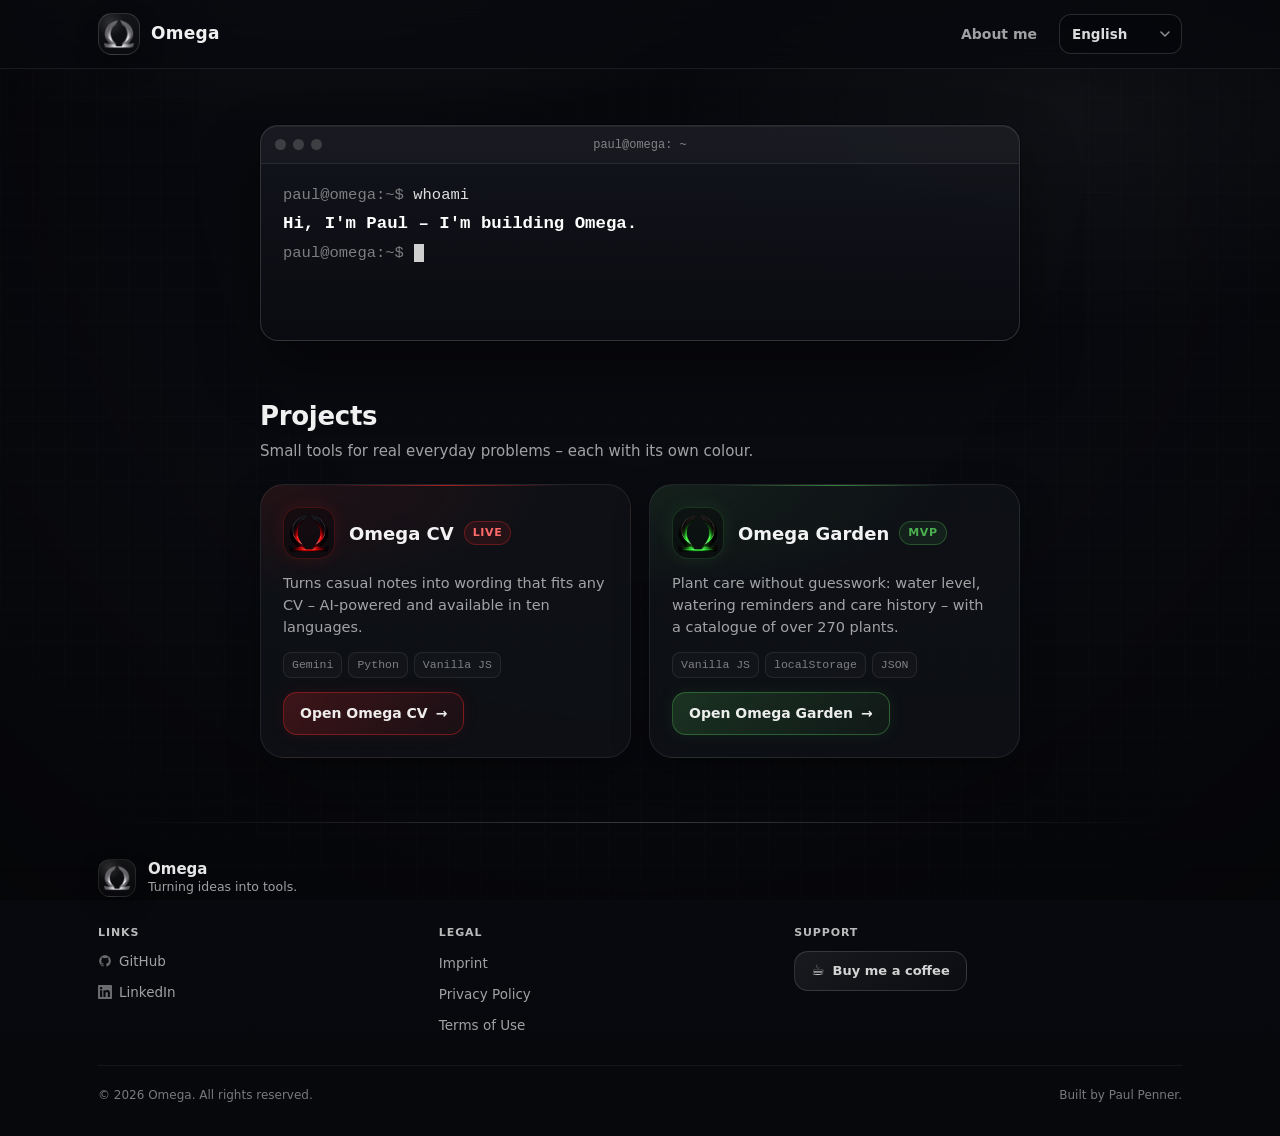
<file: index.html>
<!DOCTYPE html>
<html lang="de">
<head>
  <meta charset="UTF-8" />
  <meta name="viewport" content="width=device-width, initial-scale=1.0" />
  <title data-i18n="pageTitle">Omega – Projekte von Paul Penner</title>
  <meta name="description" data-i18n-content="metaDescription" content="Omega ist eine Sammlung kleiner Werkzeuge von Paul Penner – darunter Omega CV und Omega Garden." />
  <meta name="theme-color" content="#07080c" />
  <!-- The hub always lives at the domain root, and 404.html is served at any
       depth, so absolute paths are the only ones that resolve everywhere. -->
  <link rel="icon" href="/shared/images/favicon.ico" sizes="any" />
  <link rel="icon" type="image/png" sizes="64x64" href="/shared/images/favicon-64.png" />
  <link rel="icon" type="image/png" sizes="48x48" href="/shared/images/favicon-48.png" />
  <link rel="icon" type="image/png" sizes="32x32" href="/shared/images/favicon-32.png" />
  <link rel="icon" type="image/png" sizes="16x16" href="/shared/images/favicon-16.png" />
  <link rel="apple-touch-icon" href="/shared/images/omega-logo.png" />
  <link rel="stylesheet" href="/hub/style.css" />
</head>
<body>

  <div class="bg" aria-hidden="true">
    <div class="bg-grid"></div>
    <div class="bg-vignette"></div>
  </div>

  <!-- ═══════════════════════════════════════ TOPBAR ═══ -->
  <header class="topbar-wrap">
    <div class="topbar">
      <a class="brand" href="/" data-i18n-aria="homeLabel" aria-label="Omega – Startseite">
        <span class="logo-wrap">
          <img class="logo-img" src="/shared/images/omega-logo.png" alt="" width="34" height="34" decoding="async" />
        </span>
        <span class="brand-name">Omega</span>
      </a>

      <nav class="top-actions">
        <a class="nav-link" href="/about/" data-i18n="navAbout">Über mich</a>
        <label class="sr-only" for="lang-select" data-i18n="languageLabel">Sprache</label>
        <select id="lang-select" class="select">
          <option value="de">Deutsch</option>
          <option value="en">English</option>
          <option value="fr">Français</option>
          <option value="es">Español</option>
          <option value="pt">Português</option>
          <option value="zh">中文</option>
        </select>
      </nav>
    </div>
  </header>

  <main class="container">

    <!-- ═══════════════════════════════════════ TERMINAL ═══ -->
    <section class="hero">
      <!-- The terminal is decorative; this heading carries the greeting for
           screen readers and search engines. -->
      <h1 class="sr-only" data-i18n="greeting">Hi, ich bin Paul – ich baue Omega.</h1>

      <div class="terminal" aria-hidden="true">
        <div class="term-bar">
          <span class="term-dots"><i></i><i></i><i></i></span>
          <span class="term-title">paul@omega: ~</span>
        </div>
        <!-- Static fallback for visitors without JavaScript; app.js replaces it
             with the typing animation. -->
        <div class="term-body" id="term-body" data-script="home">
          <div class="term-line"><span class="term-prompt">paul@omega:~$</span> whoami</div>
          <div class="term-line term-out term-greeting">Hi, ich bin Paul – ich baue Omega.</div>
          <div class="term-line"><span class="term-prompt">paul@omega:~$</span> ls projects/</div>
          <div class="term-line term-out"><span class="term-cv">omega-cv</span>  <span class="term-garden">omega-garden</span></div>
          <div class="term-line"><span class="term-prompt">paul@omega:~$</span> <span class="term-cursor"></span></div>
        </div>
      </div>
    </section>

    <!-- ═══════════════════════════════════════ PROJECTS ═══ -->
    <section class="projects" aria-labelledby="projects-title">
      <div class="section-head">
        <h2 id="projects-title" class="section-title" data-i18n="projectsTitle">Projekte</h2>
        <p class="section-sub" data-i18n="projectsSub">Kleine Werkzeuge für echte Alltagsprobleme – jedes mit eigener Farbe.</p>
      </div>

      <div class="project-grid">

        <article class="project-card project-card--cv">
          <div class="project-head">
            <span class="project-icon">
              <img src="/hub/images/cv.png" alt="" width="44" height="44" loading="lazy" decoding="async" />
            </span>
            <div class="project-titles">
              <h3 class="project-name">Omega CV</h3>
              <span class="project-status" data-i18n="statusLive">Live</span>
            </div>
          </div>
          <p class="project-desc" data-i18n="cvDesc">Verwandelt lockere Notizen in Formulierungen, die in jeden Lebenslauf passen – KI-gestützt und in zehn Sprachen.</p>
          <ul class="project-tags" aria-label="Tech">
            <li>Gemini</li><li>Python</li><li>Vanilla JS</li>
          </ul>
          <a class="project-btn" href="/cv/">
            <span data-i18n="cvOpen">Omega CV öffnen</span>
            <span class="project-btn-arrow" aria-hidden="true">→</span>
          </a>
        </article>

        <article class="project-card project-card--garden">
          <div class="project-head">
            <span class="project-icon">
              <img src="/hub/images/garden.png" alt="" width="44" height="44" loading="lazy" decoding="async" />
            </span>
            <div class="project-titles">
              <h3 class="project-name">Omega Garden</h3>
              <span class="project-status" data-i18n="statusMvp">MVP</span>
            </div>
          </div>
          <p class="project-desc" data-i18n="gardenDesc">Pflanzenpflege ohne Raten: Wasserstand, Gießerinnerungen und Pflegehistorie – mit einem Katalog von über 270 Pflanzen.</p>
          <ul class="project-tags" aria-label="Tech">
            <li>Vanilla JS</li><li>localStorage</li><li>JSON</li>
          </ul>
          <a class="project-btn" href="/garden/">
            <span data-i18n="gardenOpen">Omega Garden öffnen</span>
            <span class="project-btn-arrow" aria-hidden="true">→</span>
          </a>
        </article>

      </div>
    </section>

  </main>

  <!-- ═══════════════════════════════════════ FOOTER ═══ -->
  <footer class="site-footer" role="contentinfo">

    <div class="footer-brand">
      <div class="footer-logo-wrap" aria-hidden="true">
        <img class="footer-logo-img" src="/shared/images/omega-logo.png" alt="" width="26" height="26" loading="lazy" />
      </div>
      <div class="footer-brand-text">
        <div class="footer-brand-name">Omega</div>
        <div class="footer-tagline" data-i18n="footerTagline">Aus Ideen werden Werkzeuge.</div>
      </div>
    </div>

    <div class="footer-grid">

      <div class="footer-col">
        <div class="footer-col-label" data-i18n="footerLinks">Links</div>
        <ul class="footer-links">
          <li>
            <a href="https://github.com/redikivel" target="_blank" rel="noopener noreferrer">
              <svg viewBox="0 0 24 24" fill="currentColor" aria-hidden="true"><path d="M12 2C6.477 2 2 6.484 2 12.021c0 4.428 2.865 8.185 6.839 9.504.5.092.682-.217.682-.482 0-.237-.009-.868-.013-1.703-2.782.605-3.369-1.342-3.369-1.342-.454-1.154-1.11-1.462-1.11-1.462-.908-.62.069-.608.069-.608 1.003.07 1.531 1.032 1.531 1.032.892 1.53 2.341 1.088 2.91.832.092-.647.35-1.088.636-1.338-2.22-.253-4.555-1.113-4.555-4.951 0-1.093.39-1.988 1.029-2.688-.103-.253-.446-1.272.098-2.65 0 0 .84-.27 2.75 1.026A9.564 9.564 0 0 1 12 6.844a9.59 9.59 0 0 1 2.504.337c1.909-1.296 2.747-1.026 2.747-1.026.546 1.378.202 2.397.1 2.65.64.7 1.028 1.595 1.028 2.688 0 3.848-2.338 4.695-4.566 4.944.359.309.678.919.678 1.852 0 1.336-.012 2.415-.012 2.743 0 .267.18.578.688.48C19.138 20.2 22 16.447 22 12.021 22 6.484 17.523 2 12 2z"/></svg>
              GitHub
            </a>
          </li>
          <li>
            <a href="https://www.linkedin.com/in/paul-penner-/" target="_blank" rel="noopener noreferrer">
              <svg viewBox="0 0 24 24" fill="currentColor" aria-hidden="true"><path d="M20.447 20.452h-3.554v-5.569c0-1.328-.027-3.037-1.852-3.037-1.853 0-2.136 1.445-2.136 2.939v5.667H9.351V9h3.414v1.561h.046c.477-.9 1.637-1.85 3.37-1.85 3.601 0 4.267 2.37 4.267 5.455v6.286zM5.337 7.433a2.062 2.062 0 0 1-2.063-2.065 2.064 2.064 0 1 1 2.063 2.065zm1.782 13.019H3.555V9h3.564v11.452zM22.225 0H1.771C.792 0 0 .774 0 1.729v20.542C0 23.227.792 24 1.771 24h20.451C23.2 24 24 23.227 24 22.271V1.729C24 .774 23.2 0 22.222 0h.003z"/></svg>
              LinkedIn
            </a>
          </li>
        </ul>
      </div>

      <div class="footer-col">
        <div class="footer-col-label" data-i18n="footerLegal">Rechtliches</div>
        <ul class="footer-links">
          <li><a href="/impressum/" data-i18n="footerImprint">Impressum</a></li>
          <li><a href="/privacy/" data-i18n="footerPrivacy">Datenschutzerklärung</a></li>
          <li><a href="/terms/" data-i18n="footerTerms">Nutzungsbedingungen</a></li>
        </ul>
      </div>

      <div class="footer-col">
        <div class="footer-col-label" data-i18n="footerSupport">Unterstützung</div>
        <a class="footer-coffee-btn" href="https://buymeacoffee.com/paulpenner" target="_blank" rel="noopener noreferrer">
          <span class="footer-coffee-icon" aria-hidden="true">☕</span>
          <span data-i18n="footerBuyCoffee">Kauf mir einen Kaffee</span>
        </a>
      </div>

    </div>

    <div class="footer-bottom">
      <span class="footer-copy" data-i18n="footerCopyright">© 2026 Omega. Alle Rechte vorbehalten.</span>
      <span class="footer-made" data-i18n="footerMadeBy">Gebaut von Paul Penner.</span>
    </div>

  </footer>

  <script src="/hub/app.js" defer></script>
</body>
</html>
</file>
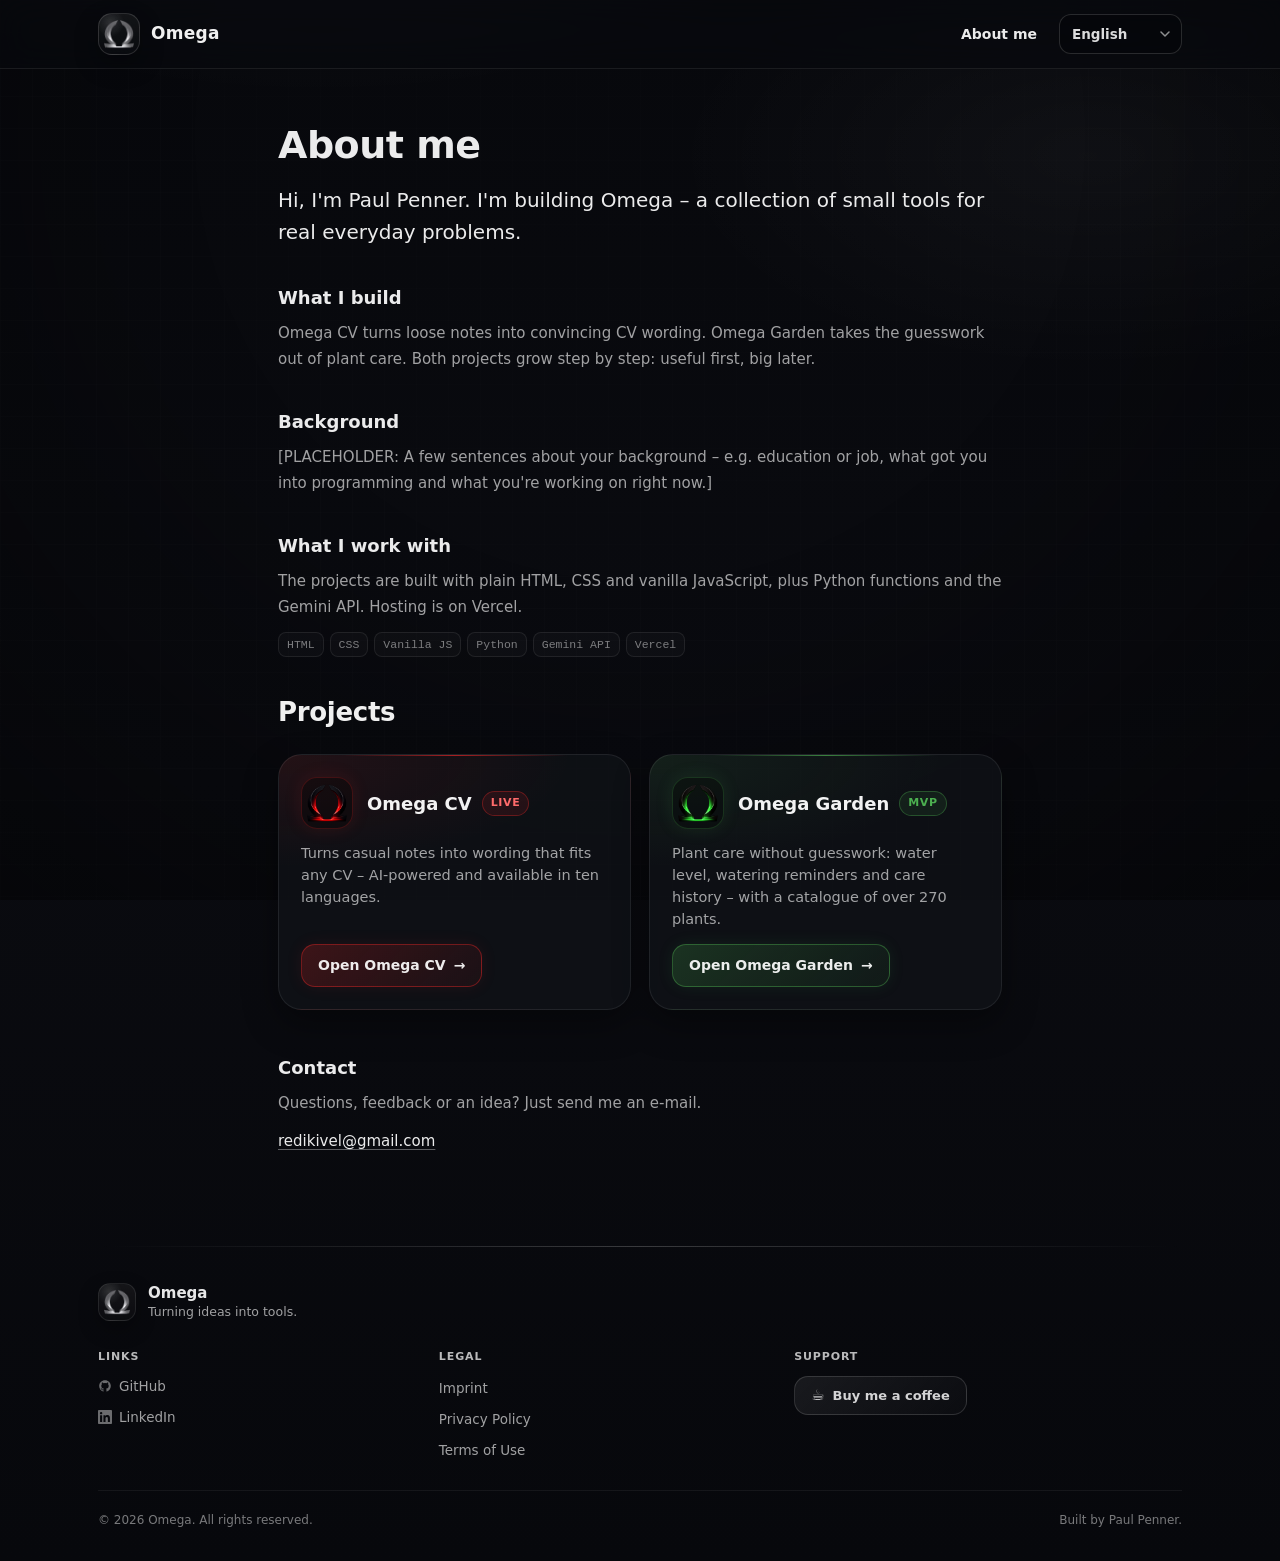
<file: about/index.html>
<!DOCTYPE html>
<html lang="de">
<head>
  <meta charset="UTF-8" />
  <meta name="viewport" content="width=device-width, initial-scale=1.0" />
  <title data-i18n="aboutTitle">Über mich – Omega</title>
  <meta name="description" data-i18n-content="aboutMetaDescription" content="Paul Penner baut Omega – kleine Werkzeuge für echte Alltagsprobleme. Hier erfährst du mehr über mich und meine Projekte." />
  <meta name="theme-color" content="#07080c" />
  <link rel="icon" href="/shared/images/favicon.ico" sizes="any" />
  <link rel="icon" type="image/png" sizes="64x64" href="/shared/images/favicon-64.png" />
  <link rel="icon" type="image/png" sizes="48x48" href="/shared/images/favicon-48.png" />
  <link rel="icon" type="image/png" sizes="32x32" href="/shared/images/favicon-32.png" />
  <link rel="icon" type="image/png" sizes="16x16" href="/shared/images/favicon-16.png" />
  <link rel="apple-touch-icon" href="/shared/images/omega-logo.png" />
  <link rel="stylesheet" href="/hub/style.css" />
</head>
<body class="page-about">

  <div class="bg" aria-hidden="true">
    <div class="bg-grid"></div>
    <div class="bg-vignette"></div>
  </div>

  <header class="topbar-wrap">
    <div class="topbar">
      <a class="brand" href="/" data-i18n-aria="homeLabel" aria-label="Omega – Startseite">
        <span class="logo-wrap">
          <img class="logo-img" src="/shared/images/omega-logo.png" alt="" width="34" height="34" decoding="async" />
        </span>
        <span class="brand-name">Omega</span>
      </a>

      <nav class="top-actions">
        <a class="nav-link" href="/about/" aria-current="page" data-i18n="navAbout">Über mich</a>
        <label class="sr-only" for="lang-select" data-i18n="languageLabel">Sprache</label>
        <select id="lang-select" class="select">
          <option value="de">Deutsch</option>
          <option value="en">English</option>
          <option value="fr">Français</option>
          <option value="es">Español</option>
          <option value="pt">Português</option>
          <option value="zh">中文</option>
        </select>
      </nav>
    </div>
  </header>

  <main class="container about">

    <header class="about-intro">
      <h1 class="about-title" data-i18n="aboutHeading">Über mich</h1>
      <p class="about-lead" data-i18n="aboutIntro">Hi, ich bin Paul Penner. Ich baue Omega – eine Sammlung kleiner Werkzeuge für echte Alltagsprobleme.</p>
    </header>

    <section class="about-section" aria-labelledby="about-build">
      <h2 id="about-build" data-i18n="aboutBuildTitle">Was ich baue</h2>
      <p data-i18n="aboutBuildText">Omega CV macht aus losen Notizen überzeugende Lebenslauf-Formulierungen. Omega Garden nimmt dir das Raten bei der Pflanzenpflege ab. Beide Projekte wachsen Schritt für Schritt: erst nützlich, dann groß.</p>
    </section>

    <section class="about-section" aria-labelledby="about-background">
      <h2 id="about-background" data-i18n="aboutBackgroundTitle">Hintergrund</h2>
      <p data-i18n="aboutBackgroundText">[PLATZHALTER: Ein paar Sätze zu deinem Hintergrund – z. B. Ausbildung oder Beruf, was dich zum Programmieren gebracht hat und woran du gerade arbeitest.]</p>
    </section>

    <section class="about-section" aria-labelledby="about-stack">
      <h2 id="about-stack" data-i18n="aboutStackTitle">Womit ich arbeite</h2>
      <p data-i18n="aboutStackText">Die Projekte bestehen aus schlichtem HTML, CSS und Vanilla JavaScript, dazu Python-Funktionen und die Gemini API. Gehostet wird auf Vercel.</p>
      <ul class="project-tags" aria-label="Tech">
        <li>HTML</li><li>CSS</li><li>Vanilla JS</li><li>Python</li><li>Gemini API</li><li>Vercel</li>
      </ul>
    </section>

    <section class="projects about-projects" aria-labelledby="projects-title">
      <div class="section-head">
        <h2 id="projects-title" class="section-title" data-i18n="projectsTitle">Projekte</h2>
      </div>

      <div class="project-grid">

        <article class="project-card project-card--cv">
          <div class="project-head">
            <span class="project-icon">
              <img src="/hub/images/cv.png" alt="" width="44" height="44" loading="lazy" decoding="async" />
            </span>
            <div class="project-titles">
              <h3 class="project-name">Omega CV</h3>
              <span class="project-status" data-i18n="statusLive">Live</span>
            </div>
          </div>
          <p class="project-desc" data-i18n="cvDesc">Verwandelt lockere Notizen in Formulierungen, die in jeden Lebenslauf passen – KI-gestützt und in zehn Sprachen.</p>
          <a class="project-btn" href="/cv/">
            <span data-i18n="cvOpen">Omega CV öffnen</span>
            <span class="project-btn-arrow" aria-hidden="true">→</span>
          </a>
        </article>

        <article class="project-card project-card--garden">
          <div class="project-head">
            <span class="project-icon">
              <img src="/hub/images/garden.png" alt="" width="44" height="44" loading="lazy" decoding="async" />
            </span>
            <div class="project-titles">
              <h3 class="project-name">Omega Garden</h3>
              <span class="project-status" data-i18n="statusMvp">MVP</span>
            </div>
          </div>
          <p class="project-desc" data-i18n="gardenDesc">Pflanzenpflege ohne Raten: Wasserstand, Gießerinnerungen und Pflegehistorie – mit einem Katalog von über 270 Pflanzen.</p>
          <a class="project-btn" href="/garden/">
            <span data-i18n="gardenOpen">Omega Garden öffnen</span>
            <span class="project-btn-arrow" aria-hidden="true">→</span>
          </a>
        </article>

      </div>
    </section>

    <section class="about-section about-contact" aria-labelledby="about-contact">
      <h2 id="about-contact" data-i18n="aboutContactTitle">Kontakt</h2>
      <p data-i18n="aboutContactText">Fragen, Feedback oder eine Idee? Schreib mir einfach eine E-Mail.</p>
      <p><a href="mailto:redikivel@gmail.com">redikivel@gmail.com</a></p>
    </section>

  </main>

  <footer class="site-footer" role="contentinfo">

    <div class="footer-brand">
      <div class="footer-logo-wrap" aria-hidden="true">
        <img class="footer-logo-img" src="/shared/images/omega-logo.png" alt="" width="26" height="26" loading="lazy" />
      </div>
      <div class="footer-brand-text">
        <div class="footer-brand-name">Omega</div>
        <div class="footer-tagline" data-i18n="footerTagline">Aus Ideen werden Werkzeuge.</div>
      </div>
    </div>

    <div class="footer-grid">

      <div class="footer-col">
        <div class="footer-col-label" data-i18n="footerLinks">Links</div>
        <ul class="footer-links">
          <li>
            <a href="https://github.com/redikivel" target="_blank" rel="noopener noreferrer">
              <svg viewBox="0 0 24 24" fill="currentColor" aria-hidden="true"><path d="M12 2C6.477 2 2 6.484 2 12.021c0 4.428 2.865 8.185 6.839 9.504.5.092.682-.217.682-.482 0-.237-.009-.868-.013-1.703-2.782.605-3.369-1.342-3.369-1.342-.454-1.154-1.11-1.462-1.11-1.462-.908-.62.069-.608.069-.608 1.003.07 1.531 1.032 1.531 1.032.892 1.53 2.341 1.088 2.91.832.092-.647.35-1.088.636-1.338-2.22-.253-4.555-1.113-4.555-4.951 0-1.093.39-1.988 1.029-2.688-.103-.253-.446-1.272.098-2.65 0 0 .84-.27 2.75 1.026A9.564 9.564 0 0 1 12 6.844a9.59 9.59 0 0 1 2.504.337c1.909-1.296 2.747-1.026 2.747-1.026.546 1.378.202 2.397.1 2.65.64.7 1.028 1.595 1.028 2.688 0 3.848-2.338 4.695-4.566 4.944.359.309.678.919.678 1.852 0 1.336-.012 2.415-.012 2.743 0 .267.18.578.688.48C19.138 20.2 22 16.447 22 12.021 22 6.484 17.523 2 12 2z"/></svg>
              GitHub
            </a>
          </li>
          <li>
            <a href="https://www.linkedin.com/in/paul-penner-/" target="_blank" rel="noopener noreferrer">
              <svg viewBox="0 0 24 24" fill="currentColor" aria-hidden="true"><path d="M20.447 20.452h-3.554v-5.569c0-1.328-.027-3.037-1.852-3.037-1.853 0-2.136 1.445-2.136 2.939v5.667H9.351V9h3.414v1.561h.046c.477-.9 1.637-1.85 3.37-1.85 3.601 0 4.267 2.37 4.267 5.455v6.286zM5.337 7.433a2.062 2.062 0 0 1-2.063-2.065 2.064 2.064 0 1 1 2.063 2.065zm1.782 13.019H3.555V9h3.564v11.452zM22.225 0H1.771C.792 0 0 .774 0 1.729v20.542C0 23.227.792 24 1.771 24h20.451C23.2 24 24 23.227 24 22.271V1.729C24 .774 23.2 0 22.222 0h.003z"/></svg>
              LinkedIn
            </a>
          </li>
        </ul>
      </div>

      <div class="footer-col">
        <div class="footer-col-label" data-i18n="footerLegal">Rechtliches</div>
        <ul class="footer-links">
          <li><a href="/impressum/" data-i18n="footerImprint">Impressum</a></li>
          <li><a href="/privacy/" data-i18n="footerPrivacy">Datenschutzerklärung</a></li>
          <li><a href="/terms/" data-i18n="footerTerms">Nutzungsbedingungen</a></li>
        </ul>
      </div>

      <div class="footer-col">
        <div class="footer-col-label" data-i18n="footerSupport">Unterstützung</div>
        <a class="footer-coffee-btn" href="https://buymeacoffee.com/paulpenner" target="_blank" rel="noopener noreferrer">
          <span class="footer-coffee-icon" aria-hidden="true">☕</span>
          <span data-i18n="footerBuyCoffee">Kauf mir einen Kaffee</span>
        </a>
      </div>

    </div>

    <div class="footer-bottom">
      <span class="footer-copy" data-i18n="footerCopyright">© 2026 Omega. Alle Rechte vorbehalten.</span>
      <span class="footer-made" data-i18n="footerMadeBy">Gebaut von Paul Penner.</span>
    </div>

  </footer>

  <script src="/hub/app.js" defer></script>
</body>
</html>
</file>
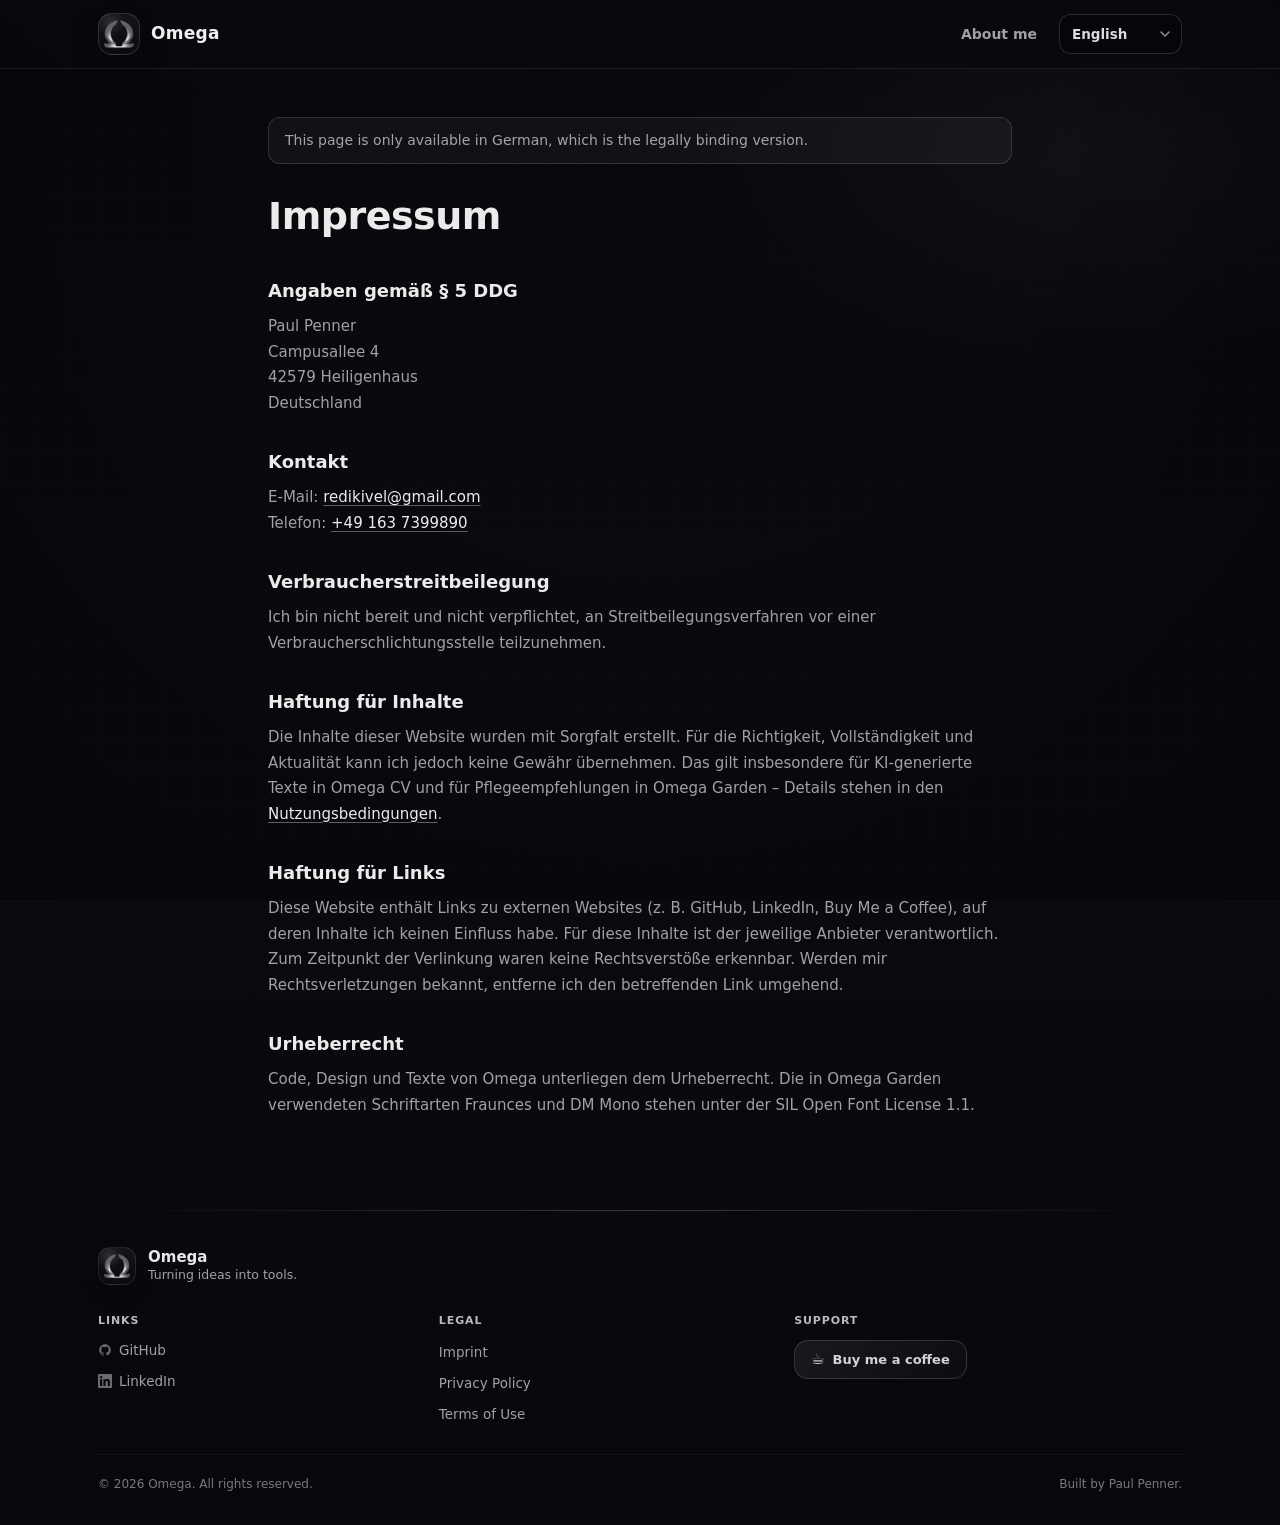
<file: impressum/index.html>
<!DOCTYPE html>
<html lang="de">
<head>
  <meta charset="UTF-8" />
  <meta name="viewport" content="width=device-width, initial-scale=1.0" />
  <!-- Keeps the postal address out of search results; the page stays reachable via the footer -->
  <meta name="robots" content="noindex" />
  <title data-i18n="imprintTitle">Impressum – Omega</title>
  <meta name="theme-color" content="#07080c" />
  <link rel="icon" href="/shared/images/favicon.ico" sizes="any" />
  <link rel="icon" type="image/png" sizes="64x64" href="/shared/images/favicon-64.png" />
  <link rel="icon" type="image/png" sizes="48x48" href="/shared/images/favicon-48.png" />
  <link rel="icon" type="image/png" sizes="32x32" href="/shared/images/favicon-32.png" />
  <link rel="icon" type="image/png" sizes="16x16" href="/shared/images/favicon-16.png" />
  <link rel="apple-touch-icon" href="/shared/images/omega-logo.png" />
  <link rel="stylesheet" href="/hub/style.css" />
</head>
<body class="page-legal">

  <div class="bg" aria-hidden="true">
    <div class="bg-grid"></div>
    <div class="bg-vignette"></div>
  </div>

  <header class="topbar-wrap">
    <div class="topbar">
      <a class="brand" href="/" data-i18n-aria="homeLabel" aria-label="Omega – Startseite">
        <span class="logo-wrap">
          <img class="logo-img" src="/shared/images/omega-logo.png" alt="" width="34" height="34" decoding="async" />
        </span>
        <span class="brand-name">Omega</span>
      </a>

      <nav class="top-actions">
        <a class="nav-link" href="/about/" data-i18n="navAbout">Über mich</a>
        <label class="sr-only" for="lang-select" data-i18n="languageLabel">Sprache</label>
        <select id="lang-select" class="select">
          <option value="de">Deutsch</option>
          <option value="en">English</option>
          <option value="fr">Français</option>
          <option value="es">Español</option>
          <option value="pt">Português</option>
          <option value="zh">中文</option>
        </select>
      </nav>
    </div>
  </header>

  <!-- Generated layout; edit the legal text below directly.
       German is the legally binding version, so the content keeps lang="de"
       while the surrounding page follows the selected language. -->
  <main class="container legal">
    <p class="legal-notice" data-i18n="legalGermanOnly" hidden></p>

    <article class="legal-body" lang="de">
      <h1 class="legal-title">Impressum</h1>

      <section>
        <h2>Angaben gemäß § 5 DDG</h2>
        <p>
          Paul Penner<br />
          Campusallee 4<br />
          42579 Heiligenhaus<br />
          Deutschland
        </p>
      </section>

      <section>
        <h2>Kontakt</h2>
        <p>
          E-Mail: <a href="mailto:redikivel@gmail.com">redikivel@gmail.com</a><br />
          Telefon: <a href="tel:+491637399890">+49 163 7399890</a>
        </p>
      </section>

      <section>
        <h2>Verbraucherstreitbeilegung</h2>
        <p>
          Ich bin nicht bereit und nicht verpflichtet, an Streitbeilegungsverfahren vor einer
          Verbraucherschlichtungsstelle teilzunehmen.
        </p>
      </section>

      <section>
        <h2>Haftung für Inhalte</h2>
        <p>
          Die Inhalte dieser Website wurden mit Sorgfalt erstellt. Für die Richtigkeit, Vollständigkeit und
          Aktualität kann ich jedoch keine Gewähr übernehmen. Das gilt insbesondere für KI-generierte Texte in
          Omega CV und für Pflegeempfehlungen in Omega Garden – Details stehen in den
          <a href="/terms/">Nutzungsbedingungen</a>.
        </p>
      </section>

      <section>
        <h2>Haftung für Links</h2>
        <p>
          Diese Website enthält Links zu externen Websites (z. B. GitHub, LinkedIn, Buy Me a Coffee), auf deren
          Inhalte ich keinen Einfluss habe. Für diese Inhalte ist der jeweilige Anbieter verantwortlich. Zum
          Zeitpunkt der Verlinkung waren keine Rechtsverstöße erkennbar. Werden mir Rechtsverletzungen bekannt,
          entferne ich den betreffenden Link umgehend.
        </p>
      </section>

      <section>
        <h2>Urheberrecht</h2>
        <p>
          Code, Design und Texte von Omega unterliegen dem Urheberrecht. Die in Omega Garden verwendeten
          Schriftarten Fraunces und DM Mono stehen unter der SIL Open Font License 1.1.
        </p>
      </section>
    </article>
  </main>

  <footer class="site-footer" role="contentinfo">

    <div class="footer-brand">
      <div class="footer-logo-wrap" aria-hidden="true">
        <img class="footer-logo-img" src="/shared/images/omega-logo.png" alt="" width="26" height="26" loading="lazy" />
      </div>
      <div class="footer-brand-text">
        <div class="footer-brand-name">Omega</div>
        <div class="footer-tagline" data-i18n="footerTagline">Aus Ideen werden Werkzeuge.</div>
      </div>
    </div>

    <div class="footer-grid">

      <div class="footer-col">
        <div class="footer-col-label" data-i18n="footerLinks">Links</div>
        <ul class="footer-links">
          <li>
            <a href="https://github.com/redikivel" target="_blank" rel="noopener noreferrer">
              <svg viewBox="0 0 24 24" fill="currentColor" aria-hidden="true"><path d="M12 2C6.477 2 2 6.484 2 12.021c0 4.428 2.865 8.185 6.839 9.504.5.092.682-.217.682-.482 0-.237-.009-.868-.013-1.703-2.782.605-3.369-1.342-3.369-1.342-.454-1.154-1.11-1.462-1.11-1.462-.908-.62.069-.608.069-.608 1.003.07 1.531 1.032 1.531 1.032.892 1.53 2.341 1.088 2.91.832.092-.647.35-1.088.636-1.338-2.22-.253-4.555-1.113-4.555-4.951 0-1.093.39-1.988 1.029-2.688-.103-.253-.446-1.272.098-2.65 0 0 .84-.27 2.75 1.026A9.564 9.564 0 0 1 12 6.844a9.59 9.59 0 0 1 2.504.337c1.909-1.296 2.747-1.026 2.747-1.026.546 1.378.202 2.397.1 2.65.64.7 1.028 1.595 1.028 2.688 0 3.848-2.338 4.695-4.566 4.944.359.309.678.919.678 1.852 0 1.336-.012 2.415-.012 2.743 0 .267.18.578.688.48C19.138 20.2 22 16.447 22 12.021 22 6.484 17.523 2 12 2z"/></svg>
              GitHub
            </a>
          </li>
          <li>
            <a href="https://www.linkedin.com/in/paul-penner-/" target="_blank" rel="noopener noreferrer">
              <svg viewBox="0 0 24 24" fill="currentColor" aria-hidden="true"><path d="M20.447 20.452h-3.554v-5.569c0-1.328-.027-3.037-1.852-3.037-1.853 0-2.136 1.445-2.136 2.939v5.667H9.351V9h3.414v1.561h.046c.477-.9 1.637-1.85 3.37-1.85 3.601 0 4.267 2.37 4.267 5.455v6.286zM5.337 7.433a2.062 2.062 0 0 1-2.063-2.065 2.064 2.064 0 1 1 2.063 2.065zm1.782 13.019H3.555V9h3.564v11.452zM22.225 0H1.771C.792 0 0 .774 0 1.729v20.542C0 23.227.792 24 1.771 24h20.451C23.2 24 24 23.227 24 22.271V1.729C24 .774 23.2 0 22.222 0h.003z"/></svg>
              LinkedIn
            </a>
          </li>
        </ul>
      </div>

      <div class="footer-col">
        <div class="footer-col-label" data-i18n="footerLegal">Rechtliches</div>
        <ul class="footer-links">
          <li><a href="/impressum/" data-i18n="footerImprint">Impressum</a></li>
          <li><a href="/privacy/" data-i18n="footerPrivacy">Datenschutzerklärung</a></li>
          <li><a href="/terms/" data-i18n="footerTerms">Nutzungsbedingungen</a></li>
        </ul>
      </div>

      <div class="footer-col">
        <div class="footer-col-label" data-i18n="footerSupport">Unterstützung</div>
        <a class="footer-coffee-btn" href="https://buymeacoffee.com/paulpenner" target="_blank" rel="noopener noreferrer">
          <span class="footer-coffee-icon" aria-hidden="true">☕</span>
          <span data-i18n="footerBuyCoffee">Kauf mir einen Kaffee</span>
        </a>
      </div>

    </div>

    <div class="footer-bottom">
      <span class="footer-copy" data-i18n="footerCopyright">© 2026 Omega. Alle Rechte vorbehalten.</span>
      <span class="footer-made" data-i18n="footerMadeBy">Gebaut von Paul Penner.</span>
    </div>

  </footer>

  <script src="/hub/app.js" defer></script>
</body>
</html>
</file>
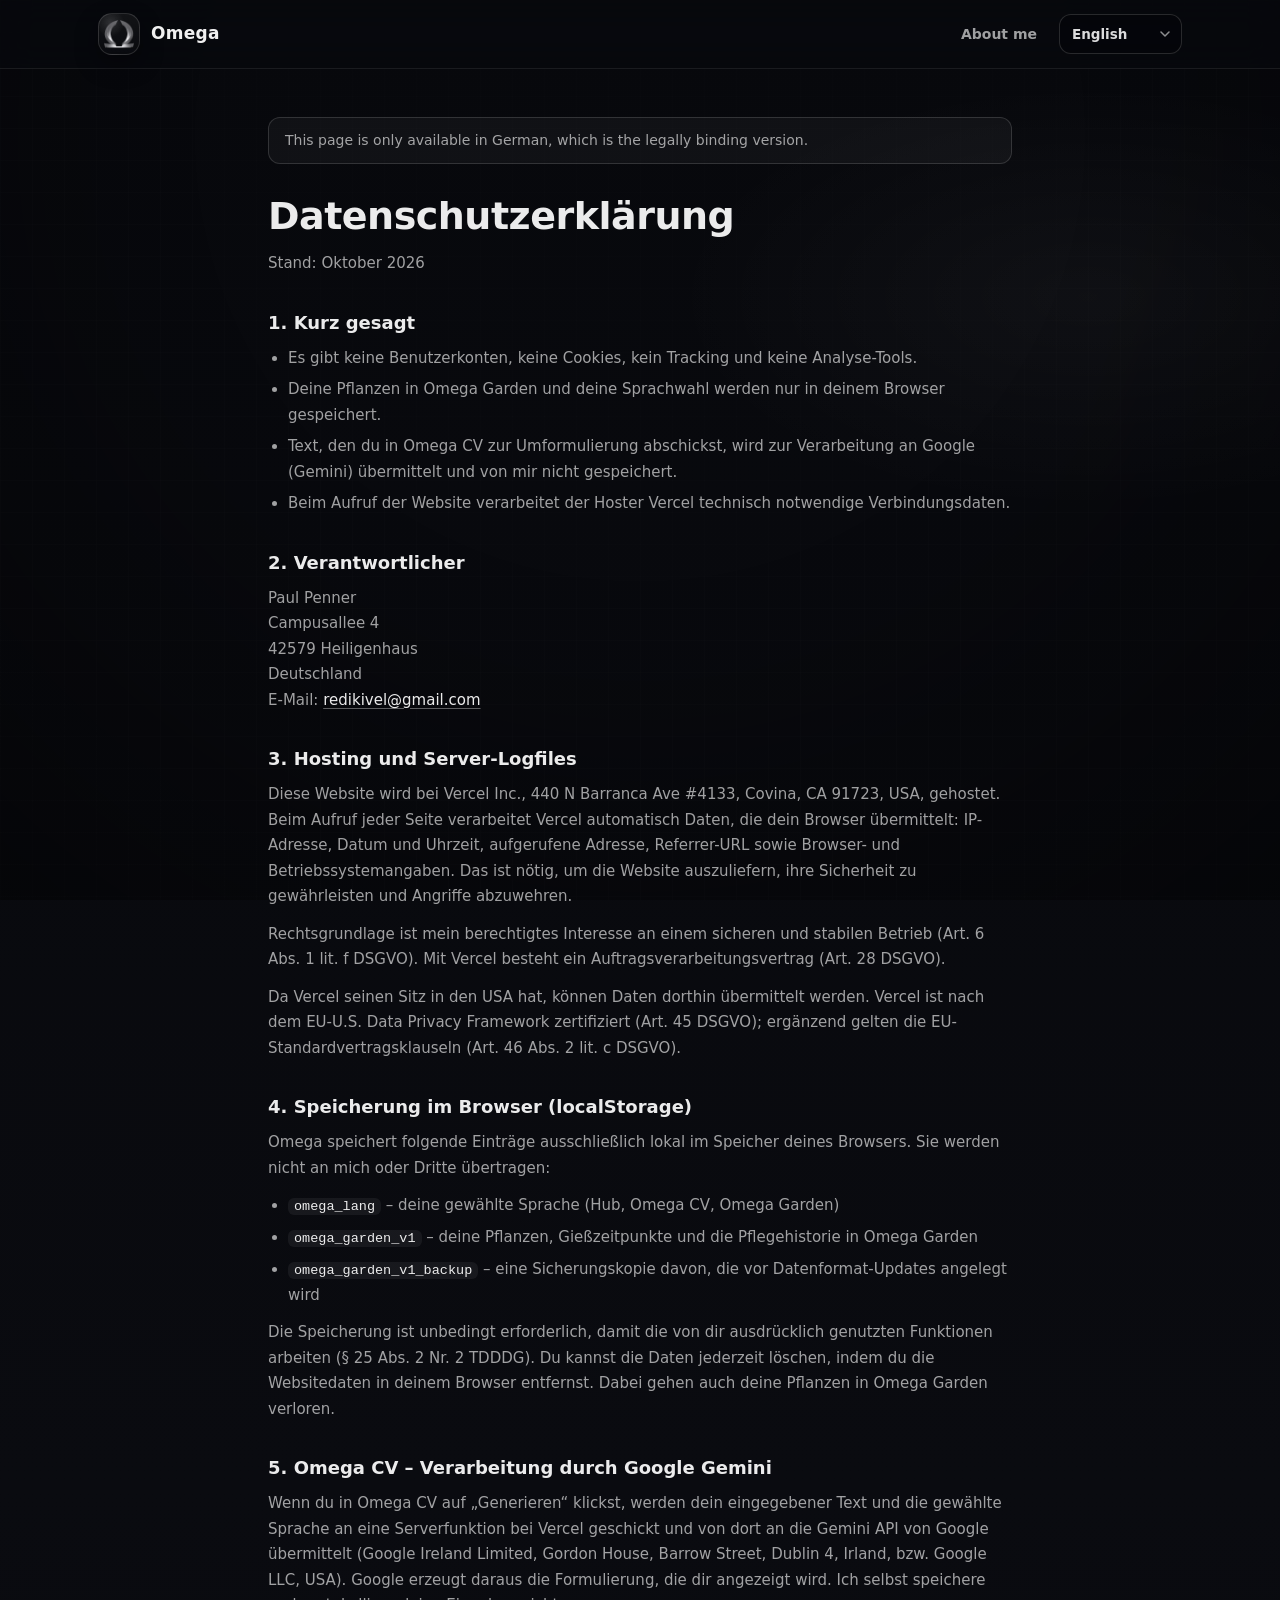
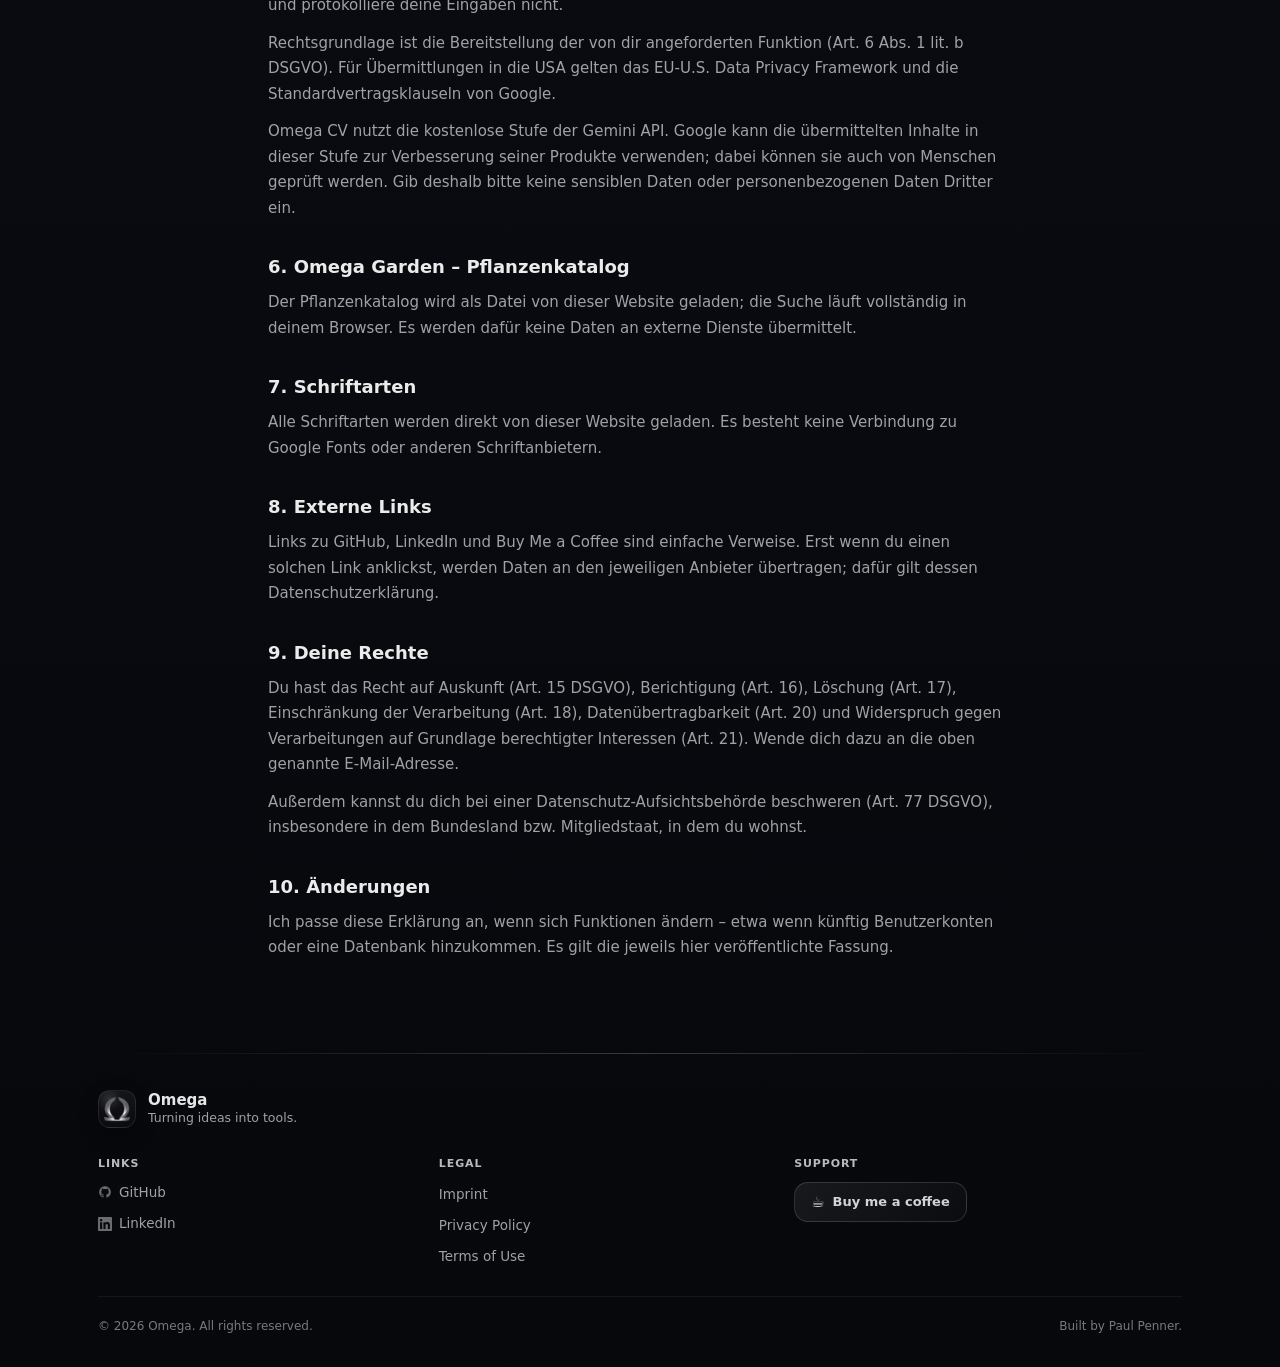
<file: privacy/index.html>
<!DOCTYPE html>
<html lang="de">
<head>
  <meta charset="UTF-8" />
  <meta name="viewport" content="width=device-width, initial-scale=1.0" />
  <!-- Keeps the postal address out of search results; the page stays reachable via the footer -->
  <meta name="robots" content="noindex" />
  <title data-i18n="privacyTitle">Datenschutzerklärung – Omega</title>
  <meta name="theme-color" content="#07080c" />
  <link rel="icon" href="/shared/images/favicon.ico" sizes="any" />
  <link rel="icon" type="image/png" sizes="64x64" href="/shared/images/favicon-64.png" />
  <link rel="icon" type="image/png" sizes="48x48" href="/shared/images/favicon-48.png" />
  <link rel="icon" type="image/png" sizes="32x32" href="/shared/images/favicon-32.png" />
  <link rel="icon" type="image/png" sizes="16x16" href="/shared/images/favicon-16.png" />
  <link rel="apple-touch-icon" href="/shared/images/omega-logo.png" />
  <link rel="stylesheet" href="/hub/style.css" />
</head>
<body class="page-legal">

  <div class="bg" aria-hidden="true">
    <div class="bg-grid"></div>
    <div class="bg-vignette"></div>
  </div>

  <header class="topbar-wrap">
    <div class="topbar">
      <a class="brand" href="/" data-i18n-aria="homeLabel" aria-label="Omega – Startseite">
        <span class="logo-wrap">
          <img class="logo-img" src="/shared/images/omega-logo.png" alt="" width="34" height="34" decoding="async" />
        </span>
        <span class="brand-name">Omega</span>
      </a>

      <nav class="top-actions">
        <a class="nav-link" href="/about/" data-i18n="navAbout">Über mich</a>
        <label class="sr-only" for="lang-select" data-i18n="languageLabel">Sprache</label>
        <select id="lang-select" class="select">
          <option value="de">Deutsch</option>
          <option value="en">English</option>
          <option value="fr">Français</option>
          <option value="es">Español</option>
          <option value="pt">Português</option>
          <option value="zh">中文</option>
        </select>
      </nav>
    </div>
  </header>

  <!-- Generated layout; edit the legal text below directly.
       German is the legally binding version, so the content keeps lang="de"
       while the surrounding page follows the selected language. -->
  <main class="container legal">
    <p class="legal-notice" data-i18n="legalGermanOnly" hidden></p>

    <article class="legal-body" lang="de">
      <h1 class="legal-title">Datenschutzerklärung</h1>
      <p class="legal-updated">Stand: Oktober 2026</p>

      <section>
        <h2>1. Kurz gesagt</h2>
        <ul>
          <li>Es gibt keine Benutzerkonten, keine Cookies, kein Tracking und keine Analyse-Tools.</li>
          <li>Deine Pflanzen in Omega Garden und deine Sprachwahl werden nur in deinem Browser gespeichert.</li>
          <li>Text, den du in Omega CV zur Umformulierung abschickst, wird zur Verarbeitung an Google (Gemini) übermittelt und von mir nicht gespeichert.</li>
          <li>Beim Aufruf der Website verarbeitet der Hoster Vercel technisch notwendige Verbindungsdaten.</li>
        </ul>
      </section>

      <section>
        <h2>2. Verantwortlicher</h2>
        <p>
          Paul Penner<br />
          Campusallee 4<br />
          42579 Heiligenhaus<br />
          Deutschland<br />
          E-Mail: <a href="mailto:redikivel@gmail.com">redikivel@gmail.com</a>
        </p>
      </section>

      <section>
        <h2>3. Hosting und Server-Logfiles</h2>
        <p>
          Diese Website wird bei Vercel Inc., 440 N Barranca Ave #4133, Covina, CA 91723, USA, gehostet. Beim Aufruf
          jeder Seite verarbeitet Vercel automatisch Daten, die dein Browser übermittelt: IP-Adresse, Datum und
          Uhrzeit, aufgerufene Adresse, Referrer-URL sowie Browser- und Betriebssystemangaben. Das ist nötig, um
          die Website auszuliefern, ihre Sicherheit zu gewährleisten und Angriffe abzuwehren.
        </p>
        <p>
          Rechtsgrundlage ist mein berechtigtes Interesse an einem sicheren und stabilen Betrieb
          (Art. 6 Abs. 1 lit. f DSGVO). Mit Vercel besteht ein Auftragsverarbeitungsvertrag (Art. 28 DSGVO).
        </p>
        <p>
          Da Vercel seinen Sitz in den USA hat, können Daten dorthin übermittelt werden.
          Vercel ist nach dem EU-U.S. Data Privacy Framework zertifiziert (Art. 45 DSGVO);
          ergänzend gelten die EU-Standardvertragsklauseln (Art. 46 Abs. 2 lit. c DSGVO).
        </p>
      </section>

      <section>
        <h2>4. Speicherung im Browser (localStorage)</h2>
        <p>
          Omega speichert folgende Einträge ausschließlich lokal im Speicher deines Browsers. Sie werden nicht an
          mich oder Dritte übertragen:
        </p>
        <ul>
          <li><code>omega_lang</code> – deine gewählte Sprache (Hub, Omega CV, Omega Garden)</li>
          <li><code>omega_garden_v1</code> – deine Pflanzen, Gießzeitpunkte und die Pflegehistorie in Omega Garden</li>
          <li><code>omega_garden_v1_backup</code> – eine Sicherungskopie davon, die vor Datenformat-Updates angelegt wird</li>
        </ul>
        <p>
          Die Speicherung ist unbedingt erforderlich, damit die von dir ausdrücklich genutzten Funktionen
          arbeiten (§ 25 Abs. 2 Nr. 2 TDDDG). Du kannst die Daten jederzeit löschen, indem du die Websitedaten in
          deinem Browser entfernst. Dabei gehen auch deine Pflanzen in Omega Garden verloren.
        </p>
      </section>

      <section>
        <h2>5. Omega CV – Verarbeitung durch Google Gemini</h2>
        <p>
          Wenn du in Omega CV auf „Generieren“ klickst, werden dein eingegebener Text und die gewählte Sprache an
          eine Serverfunktion bei Vercel geschickt und von dort an die Gemini API von Google übermittelt
          (Google Ireland Limited, Gordon House, Barrow Street, Dublin 4, Irland, bzw. Google LLC, USA). Google
          erzeugt daraus die Formulierung, die dir angezeigt wird. Ich selbst speichere und protokolliere deine
          Eingaben nicht.
        </p>
        <p>
          Rechtsgrundlage ist die Bereitstellung der von dir angeforderten Funktion (Art. 6 Abs. 1 lit. b DSGVO).
          Für Übermittlungen in die USA gelten das EU-U.S. Data Privacy Framework und die Standardvertragsklauseln
          von Google.
        </p>
        <!-- Gilt für die kostenlose Gemini-Stufe. Bei Wechsel auf die kostenpflichtige Stufe (Cloud-Billing aktiv)
             den ersten Satz ersetzen durch: "Google verwendet die übermittelten Inhalte nicht zur Verbesserung
             seiner Produkte und speichert sie nur vorübergehend zur Missbrauchserkennung." -->
        <p>
          Omega CV nutzt die kostenlose Stufe der Gemini API. Google kann die übermittelten Inhalte
          in dieser Stufe zur Verbesserung seiner Produkte verwenden; dabei können sie auch von Menschen geprüft
          werden.
          Gib deshalb bitte keine sensiblen Daten oder personenbezogenen Daten Dritter ein.
        </p>
      </section>

      <section>
        <h2>6. Omega Garden – Pflanzenkatalog</h2>
        <p>
          Der Pflanzenkatalog wird als Datei von dieser Website geladen; die Suche läuft vollständig in deinem
          Browser. Es werden dafür keine Daten an externe Dienste übermittelt.
        </p>
      </section>

      <section>
        <h2>7. Schriftarten</h2>
        <p>
          Alle Schriftarten werden direkt von dieser Website geladen. Es besteht keine Verbindung zu Google Fonts
          oder anderen Schriftanbietern.
        </p>
      </section>

      <section>
        <h2>8. Externe Links</h2>
        <p>
          Links zu GitHub, LinkedIn und Buy Me a Coffee sind einfache Verweise. Erst wenn du einen solchen Link
          anklickst, werden Daten an den jeweiligen Anbieter übertragen; dafür gilt dessen Datenschutzerklärung.
        </p>
      </section>

      <section>
        <h2>9. Deine Rechte</h2>
        <p>
          Du hast das Recht auf Auskunft (Art. 15 DSGVO), Berichtigung (Art. 16), Löschung (Art. 17),
          Einschränkung der Verarbeitung (Art. 18), Datenübertragbarkeit (Art. 20) und Widerspruch gegen
          Verarbeitungen auf Grundlage berechtigter Interessen (Art. 21). Wende dich dazu an die oben genannte
          E-Mail-Adresse.
        </p>
        <p>
          Außerdem kannst du dich bei einer Datenschutz-Aufsichtsbehörde beschweren (Art. 77 DSGVO), insbesondere
          in dem Bundesland bzw. Mitgliedstaat, in dem du wohnst.
        </p>
      </section>

      <section>
        <h2>10. Änderungen</h2>
        <p>
          Ich passe diese Erklärung an, wenn sich Funktionen ändern – etwa wenn künftig Benutzerkonten oder eine
          Datenbank hinzukommen. Es gilt die jeweils hier veröffentlichte Fassung.
        </p>
      </section>
    </article>
  </main>

  <footer class="site-footer" role="contentinfo">

    <div class="footer-brand">
      <div class="footer-logo-wrap" aria-hidden="true">
        <img class="footer-logo-img" src="/shared/images/omega-logo.png" alt="" width="26" height="26" loading="lazy" />
      </div>
      <div class="footer-brand-text">
        <div class="footer-brand-name">Omega</div>
        <div class="footer-tagline" data-i18n="footerTagline">Aus Ideen werden Werkzeuge.</div>
      </div>
    </div>

    <div class="footer-grid">

      <div class="footer-col">
        <div class="footer-col-label" data-i18n="footerLinks">Links</div>
        <ul class="footer-links">
          <li>
            <a href="https://github.com/redikivel" target="_blank" rel="noopener noreferrer">
              <svg viewBox="0 0 24 24" fill="currentColor" aria-hidden="true"><path d="M12 2C6.477 2 2 6.484 2 12.021c0 4.428 2.865 8.185 6.839 9.504.5.092.682-.217.682-.482 0-.237-.009-.868-.013-1.703-2.782.605-3.369-1.342-3.369-1.342-.454-1.154-1.11-1.462-1.11-1.462-.908-.62.069-.608.069-.608 1.003.07 1.531 1.032 1.531 1.032.892 1.53 2.341 1.088 2.91.832.092-.647.35-1.088.636-1.338-2.22-.253-4.555-1.113-4.555-4.951 0-1.093.39-1.988 1.029-2.688-.103-.253-.446-1.272.098-2.65 0 0 .84-.27 2.75 1.026A9.564 9.564 0 0 1 12 6.844a9.59 9.59 0 0 1 2.504.337c1.909-1.296 2.747-1.026 2.747-1.026.546 1.378.202 2.397.1 2.65.64.7 1.028 1.595 1.028 2.688 0 3.848-2.338 4.695-4.566 4.944.359.309.678.919.678 1.852 0 1.336-.012 2.415-.012 2.743 0 .267.18.578.688.48C19.138 20.2 22 16.447 22 12.021 22 6.484 17.523 2 12 2z"/></svg>
              GitHub
            </a>
          </li>
          <li>
            <a href="https://www.linkedin.com/in/paul-penner-/" target="_blank" rel="noopener noreferrer">
              <svg viewBox="0 0 24 24" fill="currentColor" aria-hidden="true"><path d="M20.447 20.452h-3.554v-5.569c0-1.328-.027-3.037-1.852-3.037-1.853 0-2.136 1.445-2.136 2.939v5.667H9.351V9h3.414v1.561h.046c.477-.9 1.637-1.85 3.37-1.85 3.601 0 4.267 2.37 4.267 5.455v6.286zM5.337 7.433a2.062 2.062 0 0 1-2.063-2.065 2.064 2.064 0 1 1 2.063 2.065zm1.782 13.019H3.555V9h3.564v11.452zM22.225 0H1.771C.792 0 0 .774 0 1.729v20.542C0 23.227.792 24 1.771 24h20.451C23.2 24 24 23.227 24 22.271V1.729C24 .774 23.2 0 22.222 0h.003z"/></svg>
              LinkedIn
            </a>
          </li>
        </ul>
      </div>

      <div class="footer-col">
        <div class="footer-col-label" data-i18n="footerLegal">Rechtliches</div>
        <ul class="footer-links">
          <li><a href="/impressum/" data-i18n="footerImprint">Impressum</a></li>
          <li><a href="/privacy/" data-i18n="footerPrivacy">Datenschutzerklärung</a></li>
          <li><a href="/terms/" data-i18n="footerTerms">Nutzungsbedingungen</a></li>
        </ul>
      </div>

      <div class="footer-col">
        <div class="footer-col-label" data-i18n="footerSupport">Unterstützung</div>
        <a class="footer-coffee-btn" href="https://buymeacoffee.com/paulpenner" target="_blank" rel="noopener noreferrer">
          <span class="footer-coffee-icon" aria-hidden="true">☕</span>
          <span data-i18n="footerBuyCoffee">Kauf mir einen Kaffee</span>
        </a>
      </div>

    </div>

    <div class="footer-bottom">
      <span class="footer-copy" data-i18n="footerCopyright">© 2026 Omega. Alle Rechte vorbehalten.</span>
      <span class="footer-made" data-i18n="footerMadeBy">Gebaut von Paul Penner.</span>
    </div>

  </footer>

  <script src="/hub/app.js" defer></script>
</body>
</html>
</file>
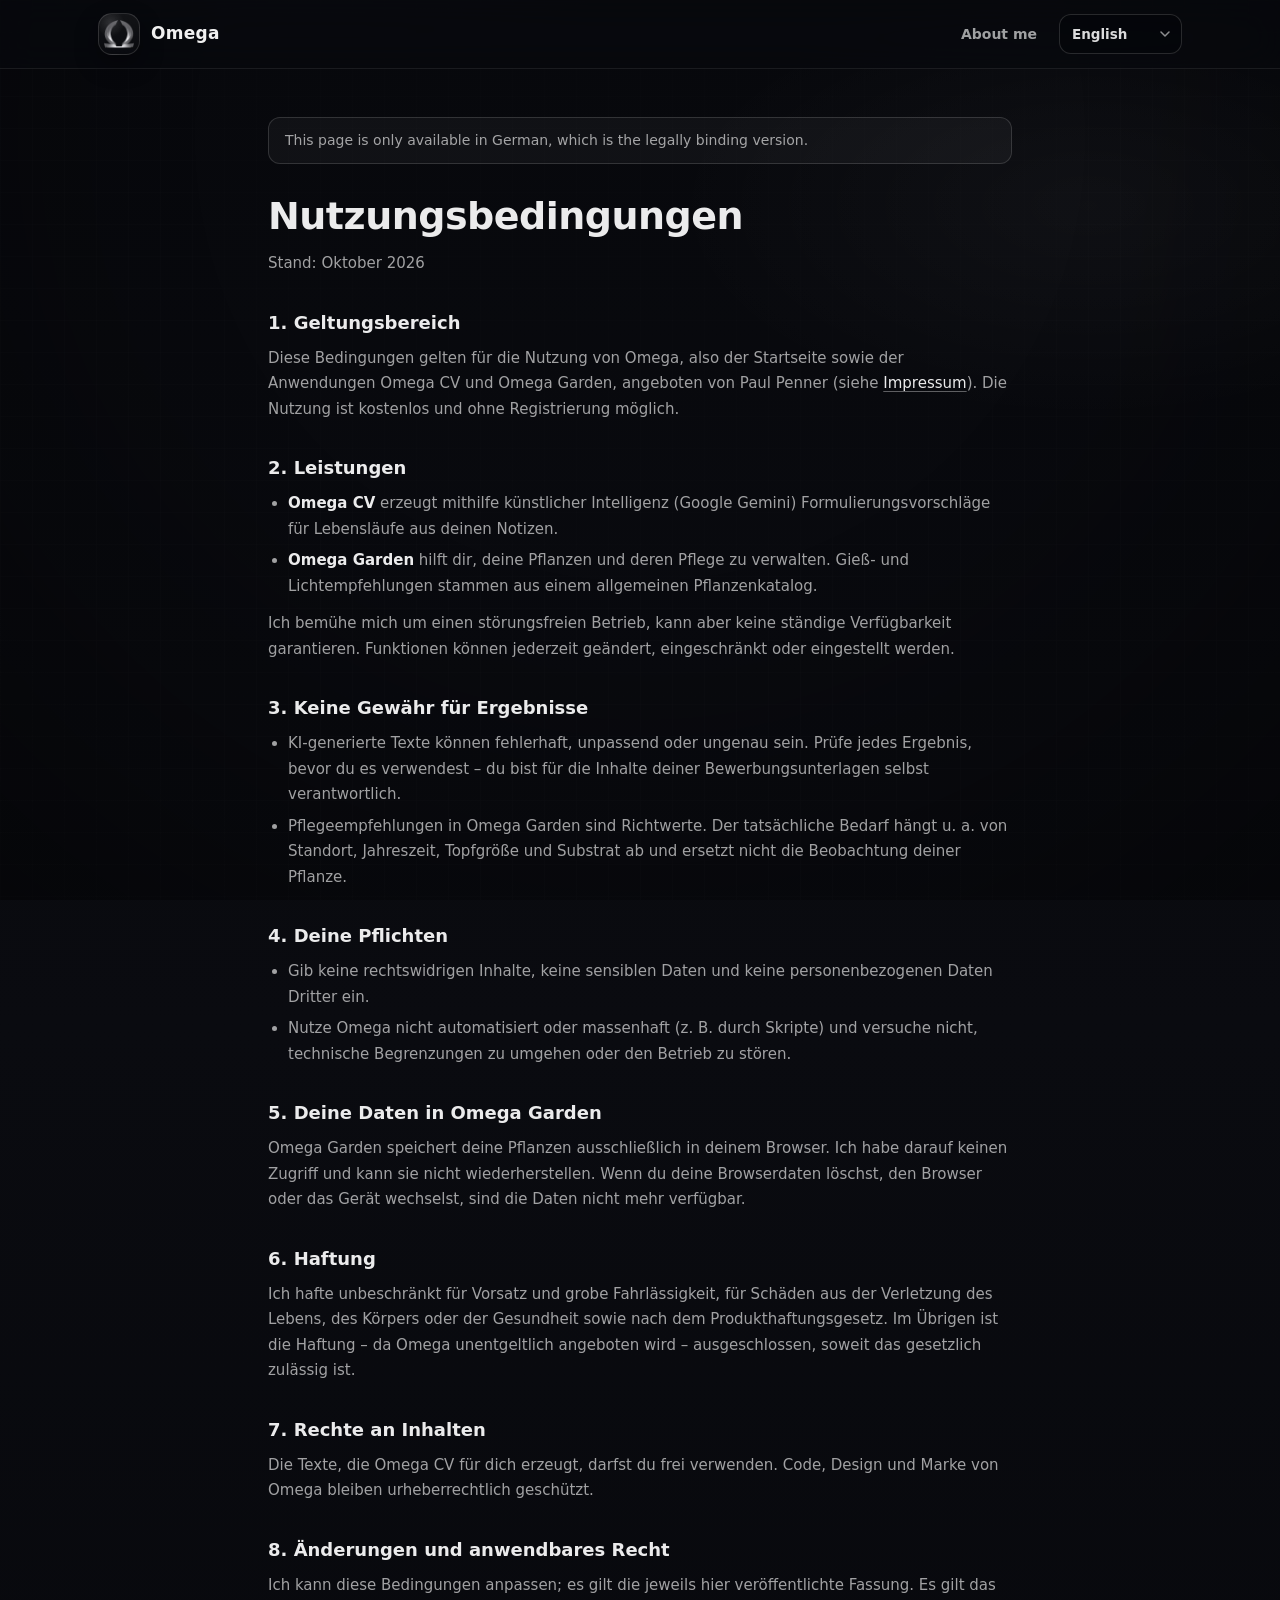
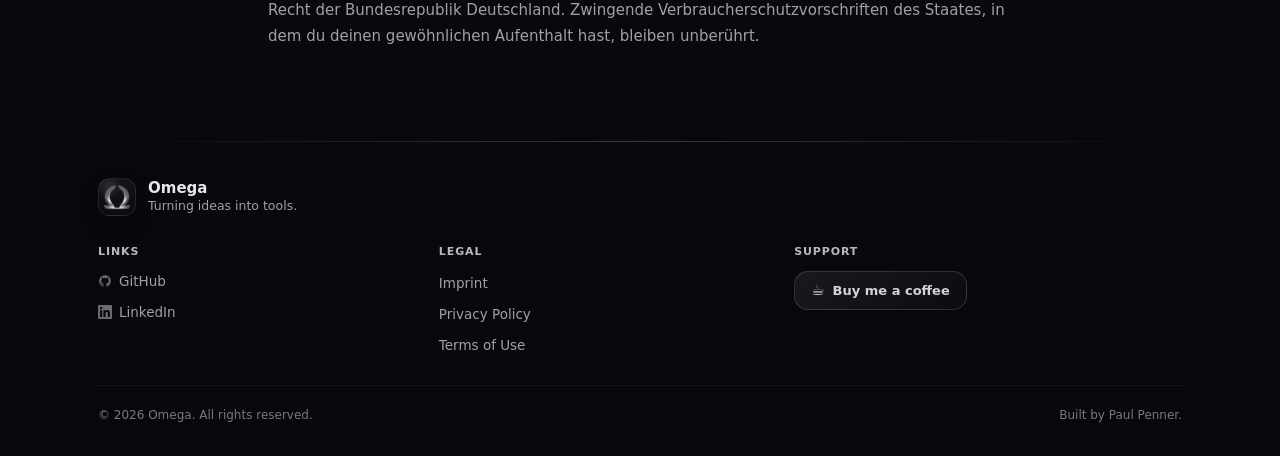
<file: terms/index.html>
<!DOCTYPE html>
<html lang="de">
<head>
  <meta charset="UTF-8" />
  <meta name="viewport" content="width=device-width, initial-scale=1.0" />
  <!-- Keeps the postal address out of search results; the page stays reachable via the footer -->
  <meta name="robots" content="noindex" />
  <title data-i18n="termsTitle">Nutzungsbedingungen – Omega</title>
  <meta name="theme-color" content="#07080c" />
  <link rel="icon" href="/shared/images/favicon.ico" sizes="any" />
  <link rel="icon" type="image/png" sizes="64x64" href="/shared/images/favicon-64.png" />
  <link rel="icon" type="image/png" sizes="48x48" href="/shared/images/favicon-48.png" />
  <link rel="icon" type="image/png" sizes="32x32" href="/shared/images/favicon-32.png" />
  <link rel="icon" type="image/png" sizes="16x16" href="/shared/images/favicon-16.png" />
  <link rel="apple-touch-icon" href="/shared/images/omega-logo.png" />
  <link rel="stylesheet" href="/hub/style.css" />
</head>
<body class="page-legal">

  <div class="bg" aria-hidden="true">
    <div class="bg-grid"></div>
    <div class="bg-vignette"></div>
  </div>

  <header class="topbar-wrap">
    <div class="topbar">
      <a class="brand" href="/" data-i18n-aria="homeLabel" aria-label="Omega – Startseite">
        <span class="logo-wrap">
          <img class="logo-img" src="/shared/images/omega-logo.png" alt="" width="34" height="34" decoding="async" />
        </span>
        <span class="brand-name">Omega</span>
      </a>

      <nav class="top-actions">
        <a class="nav-link" href="/about/" data-i18n="navAbout">Über mich</a>
        <label class="sr-only" for="lang-select" data-i18n="languageLabel">Sprache</label>
        <select id="lang-select" class="select">
          <option value="de">Deutsch</option>
          <option value="en">English</option>
          <option value="fr">Français</option>
          <option value="es">Español</option>
          <option value="pt">Português</option>
          <option value="zh">中文</option>
        </select>
      </nav>
    </div>
  </header>

  <!-- Generated layout; edit the legal text below directly.
       German is the legally binding version, so the content keeps lang="de"
       while the surrounding page follows the selected language. -->
  <main class="container legal">
    <p class="legal-notice" data-i18n="legalGermanOnly" hidden></p>

    <article class="legal-body" lang="de">
      <h1 class="legal-title">Nutzungsbedingungen</h1>
      <p class="legal-updated">Stand: Oktober 2026</p>

      <section>
        <h2>1. Geltungsbereich</h2>
        <p>
          Diese Bedingungen gelten für die Nutzung von Omega, also der Startseite sowie der Anwendungen Omega CV
          und Omega Garden, angeboten von Paul Penner (siehe <a href="/impressum/">Impressum</a>). Die Nutzung ist
          kostenlos und ohne Registrierung möglich.
        </p>
      </section>

      <section>
        <h2>2. Leistungen</h2>
        <ul>
          <li>
            <strong>Omega CV</strong> erzeugt mithilfe künstlicher Intelligenz (Google Gemini) Formulierungsvorschläge
            für Lebensläufe aus deinen Notizen.
          </li>
          <li>
            <strong>Omega Garden</strong> hilft dir, deine Pflanzen und deren Pflege zu verwalten. Gieß- und
            Lichtempfehlungen stammen aus einem allgemeinen Pflanzenkatalog.
          </li>
        </ul>
        <p>
          Ich bemühe mich um einen störungsfreien Betrieb, kann aber keine ständige Verfügbarkeit garantieren.
          Funktionen können jederzeit geändert, eingeschränkt oder eingestellt werden.
        </p>
      </section>

      <section>
        <h2>3. Keine Gewähr für Ergebnisse</h2>
        <ul>
          <li>
            KI-generierte Texte können fehlerhaft, unpassend oder ungenau sein. Prüfe jedes Ergebnis, bevor du es
            verwendest – du bist für die Inhalte deiner Bewerbungsunterlagen selbst verantwortlich.
          </li>
          <li>
            Pflegeempfehlungen in Omega Garden sind Richtwerte. Der tatsächliche Bedarf hängt u. a. von Standort,
            Jahreszeit, Topfgröße und Substrat ab und ersetzt nicht die Beobachtung deiner Pflanze.
          </li>
        </ul>
      </section>

      <section>
        <h2>4. Deine Pflichten</h2>
        <ul>
          <li>Gib keine rechtswidrigen Inhalte, keine sensiblen Daten und keine personenbezogenen Daten Dritter ein.</li>
          <li>
            Nutze Omega nicht automatisiert oder massenhaft (z. B. durch Skripte) und versuche nicht, technische
            Begrenzungen zu umgehen oder den Betrieb zu stören.
          </li>
        </ul>
      </section>

      <section>
        <h2>5. Deine Daten in Omega Garden</h2>
        <p>
          Omega Garden speichert deine Pflanzen ausschließlich in deinem Browser. Ich habe darauf keinen Zugriff
          und kann sie nicht wiederherstellen. Wenn du deine Browserdaten löschst, den Browser oder das Gerät
          wechselst, sind die Daten nicht mehr verfügbar.
        </p>
      </section>

      <section>
        <h2>6. Haftung</h2>
        <p>
          Ich hafte unbeschränkt für Vorsatz und grobe Fahrlässigkeit, für Schäden aus der Verletzung des Lebens,
          des Körpers oder der Gesundheit sowie nach dem Produkthaftungsgesetz. Im Übrigen ist die Haftung – da
          Omega unentgeltlich angeboten wird – ausgeschlossen, soweit das gesetzlich zulässig ist.
        </p>
      </section>

      <section>
        <h2>7. Rechte an Inhalten</h2>
        <p>
          Die Texte, die Omega CV für dich erzeugt, darfst du frei verwenden. Code, Design und Marke von Omega
          bleiben urheberrechtlich geschützt.
        </p>
      </section>

      <section>
        <h2>8. Änderungen und anwendbares Recht</h2>
        <p>
          Ich kann diese Bedingungen anpassen; es gilt die jeweils hier veröffentlichte Fassung. Es gilt das Recht
          der Bundesrepublik Deutschland. Zwingende Verbraucherschutzvorschriften des Staates, in dem du deinen
          gewöhnlichen Aufenthalt hast, bleiben unberührt.
        </p>
      </section>
    </article>
  </main>

  <footer class="site-footer" role="contentinfo">

    <div class="footer-brand">
      <div class="footer-logo-wrap" aria-hidden="true">
        <img class="footer-logo-img" src="/shared/images/omega-logo.png" alt="" width="26" height="26" loading="lazy" />
      </div>
      <div class="footer-brand-text">
        <div class="footer-brand-name">Omega</div>
        <div class="footer-tagline" data-i18n="footerTagline">Aus Ideen werden Werkzeuge.</div>
      </div>
    </div>

    <div class="footer-grid">

      <div class="footer-col">
        <div class="footer-col-label" data-i18n="footerLinks">Links</div>
        <ul class="footer-links">
          <li>
            <a href="https://github.com/redikivel" target="_blank" rel="noopener noreferrer">
              <svg viewBox="0 0 24 24" fill="currentColor" aria-hidden="true"><path d="M12 2C6.477 2 2 6.484 2 12.021c0 4.428 2.865 8.185 6.839 9.504.5.092.682-.217.682-.482 0-.237-.009-.868-.013-1.703-2.782.605-3.369-1.342-3.369-1.342-.454-1.154-1.11-1.462-1.11-1.462-.908-.62.069-.608.069-.608 1.003.07 1.531 1.032 1.531 1.032.892 1.53 2.341 1.088 2.91.832.092-.647.35-1.088.636-1.338-2.22-.253-4.555-1.113-4.555-4.951 0-1.093.39-1.988 1.029-2.688-.103-.253-.446-1.272.098-2.65 0 0 .84-.27 2.75 1.026A9.564 9.564 0 0 1 12 6.844a9.59 9.59 0 0 1 2.504.337c1.909-1.296 2.747-1.026 2.747-1.026.546 1.378.202 2.397.1 2.65.64.7 1.028 1.595 1.028 2.688 0 3.848-2.338 4.695-4.566 4.944.359.309.678.919.678 1.852 0 1.336-.012 2.415-.012 2.743 0 .267.18.578.688.48C19.138 20.2 22 16.447 22 12.021 22 6.484 17.523 2 12 2z"/></svg>
              GitHub
            </a>
          </li>
          <li>
            <a href="https://www.linkedin.com/in/paul-penner-/" target="_blank" rel="noopener noreferrer">
              <svg viewBox="0 0 24 24" fill="currentColor" aria-hidden="true"><path d="M20.447 20.452h-3.554v-5.569c0-1.328-.027-3.037-1.852-3.037-1.853 0-2.136 1.445-2.136 2.939v5.667H9.351V9h3.414v1.561h.046c.477-.9 1.637-1.85 3.37-1.85 3.601 0 4.267 2.37 4.267 5.455v6.286zM5.337 7.433a2.062 2.062 0 0 1-2.063-2.065 2.064 2.064 0 1 1 2.063 2.065zm1.782 13.019H3.555V9h3.564v11.452zM22.225 0H1.771C.792 0 0 .774 0 1.729v20.542C0 23.227.792 24 1.771 24h20.451C23.2 24 24 23.227 24 22.271V1.729C24 .774 23.2 0 22.222 0h.003z"/></svg>
              LinkedIn
            </a>
          </li>
        </ul>
      </div>

      <div class="footer-col">
        <div class="footer-col-label" data-i18n="footerLegal">Rechtliches</div>
        <ul class="footer-links">
          <li><a href="/impressum/" data-i18n="footerImprint">Impressum</a></li>
          <li><a href="/privacy/" data-i18n="footerPrivacy">Datenschutzerklärung</a></li>
          <li><a href="/terms/" data-i18n="footerTerms">Nutzungsbedingungen</a></li>
        </ul>
      </div>

      <div class="footer-col">
        <div class="footer-col-label" data-i18n="footerSupport">Unterstützung</div>
        <a class="footer-coffee-btn" href="https://buymeacoffee.com/paulpenner" target="_blank" rel="noopener noreferrer">
          <span class="footer-coffee-icon" aria-hidden="true">☕</span>
          <span data-i18n="footerBuyCoffee">Kauf mir einen Kaffee</span>
        </a>
      </div>

    </div>

    <div class="footer-bottom">
      <span class="footer-copy" data-i18n="footerCopyright">© 2026 Omega. Alle Rechte vorbehalten.</span>
      <span class="footer-made" data-i18n="footerMadeBy">Gebaut von Paul Penner.</span>
    </div>

  </footer>

  <script src="/hub/app.js" defer></script>
</body>
</html>
</file>
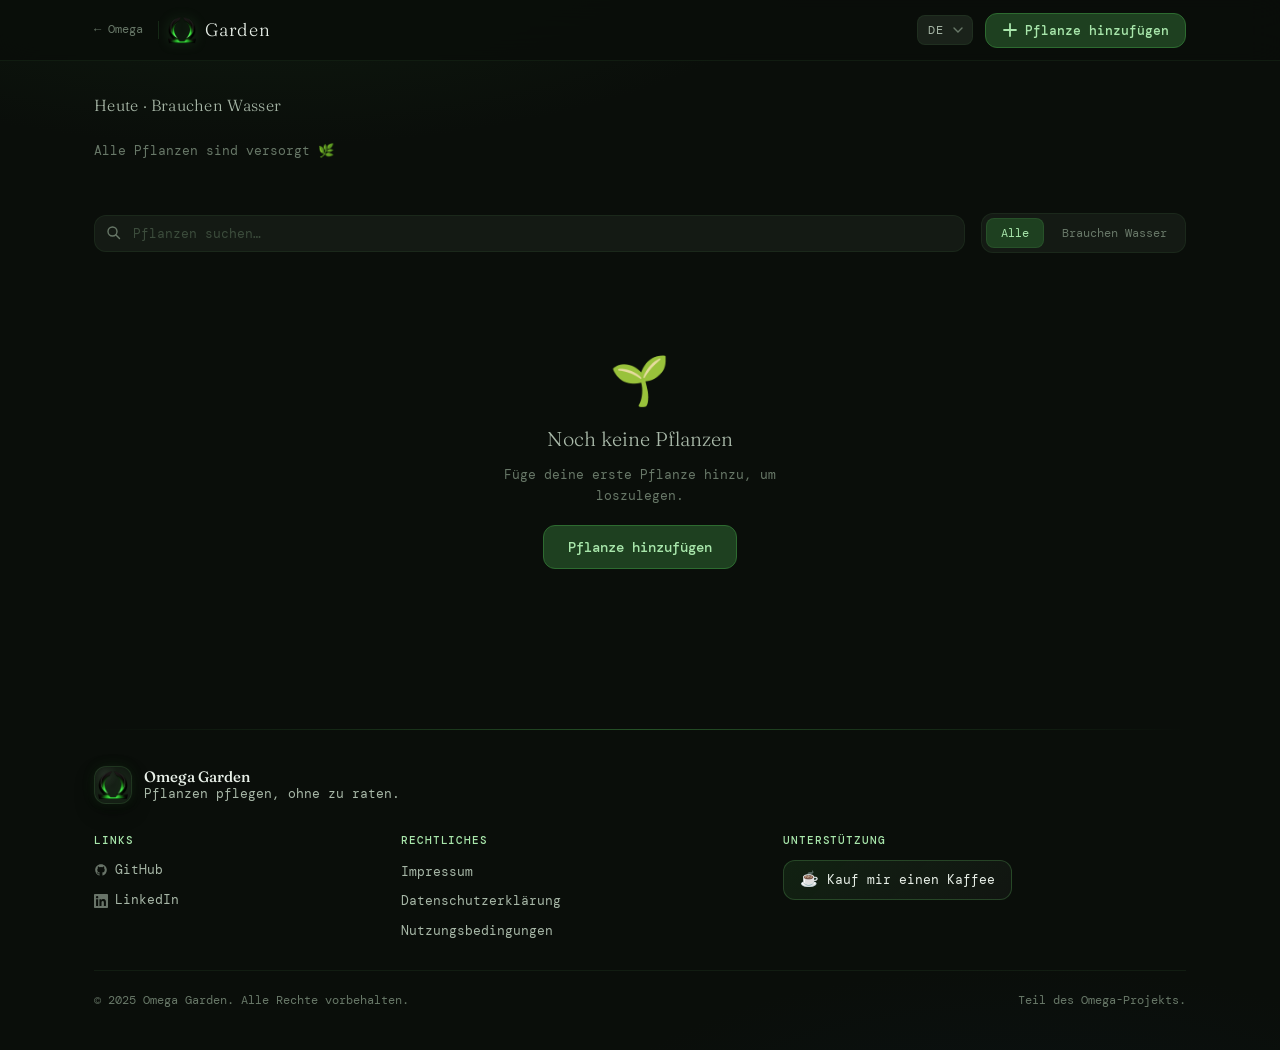
<file: apps/garden/index.html>
<!DOCTYPE html>
<html lang="de">
<head>
  <meta charset="UTF-8" />
  <meta name="viewport" content="width=device-width, initial-scale=1.0" />
  <title>Omega Garden</title>
  <meta name="theme-color" content="#0a0e0a" />
  <!-- Relative paths: the rest of the app loads style.css/app.js/data the same
       way, so Garden keeps working when served from a sub-path. -->
  <link rel="icon" href="images/favicon.ico" sizes="any" />
  <link rel="icon" type="image/png" sizes="64x64" href="images/favicon-64.png" />
  <link rel="icon" type="image/png" sizes="48x48" href="images/favicon-48.png" />
  <link rel="icon" type="image/png" sizes="32x32" href="images/favicon-32.png" />
  <link rel="icon" type="image/png" sizes="16x16" href="images/favicon-16.png" />
  <link rel="apple-touch-icon" href="images/omega-logo.png" />
  <link rel="preload" href="fonts/dm-mono-400-latin.woff2" as="font" type="font/woff2" crossorigin />
  <link rel="stylesheet" href="fonts/fonts.css" />
  <link rel="stylesheet" href="style.css" />
</head>
<body>

  <!-- ═══════════════════════════════════════ HEADER ═══ -->
  <header class="header">
    <div class="header-inner">
      <div class="logo">
        <a class="hub-link" href="/" title="Omega">← Omega</a>
        <span class="hub-sep" aria-hidden="true"></span>
        <img class="logo-mark" src="images/omega-logo.png" alt="" width="28" height="28" aria-hidden="true" />
        <span class="logo-name">Garden</span>
      </div>

      <div class="header-actions">
        <div class="lang-switcher">
          <select id="lang-select" aria-label="Language">
            <option value="de">DE</option>
            <option value="en">EN</option>
            <option value="fr">FR</option>
            <option value="es">ES</option>
            <option value="pt">PT</option>
            <option value="it">IT</option>
            <option value="nl">NL</option>
            <option value="pl">PL</option>
            <option value="ja">JA</option>
            <option value="zh">ZH</option>
          </select>
        </div>
        <button class="btn-add" id="btn-open-modal" aria-label="Pflanze hinzufügen">
          <svg width="16" height="16" viewBox="0 0 16 16" fill="none" aria-hidden="true">
            <path d="M8 2v12M2 8h12" stroke="currentColor" stroke-width="1.8" stroke-linecap="round"/>
          </svg>
          <span data-i18n="add">Pflanze hinzufügen</span>
        </button>
      </div>
    </div>
  </header>

  <!-- ═══════════════════════════════════════ MAIN ══════ -->
  <main class="main">

    <!-- TODAY SECTION -->
    <section class="today-section" id="today-section">
      <div class="section-header">
        <h2 class="section-title" data-i18n="today">Heute · Brauchen Wasser</h2>
        <span class="today-count" id="today-count">0</span>
      </div>
      <div class="today-strip" id="today-strip">
        <p class="empty-today" data-i18n="noWater">Alle Pflanzen sind versorgt 🌿</p>
      </div>
    </section>

    <!-- SEARCH + FILTER -->
    <div class="toolbar">
      <div class="search-wrap">
        <svg class="search-icon" width="16" height="16" viewBox="0 0 16 16" fill="none" aria-hidden="true">
          <circle cx="6.5" cy="6.5" r="4.5" stroke="currentColor" stroke-width="1.4"/>
          <path d="M10 10l3.5 3.5" stroke="currentColor" stroke-width="1.4" stroke-linecap="round"/>
        </svg>
        <input type="search" id="search-input" class="search-input" placeholder="Pflanzen suchen…" data-i18n-placeholder="searchPlants" />
      </div>
      <div class="filter-tabs">
        <button class="filter-tab active" data-filter="all" data-i18n="all">Alle</button>
        <button class="filter-tab" data-filter="today" data-i18n="needsWater">Brauchen Wasser</button>
      </div>
    </div>

    <!-- PLANT GRID -->
    <div class="plant-grid" id="plant-grid">
      <!-- Cards injected by JS -->
    </div>

    <!-- EMPTY STATE -->
    <div class="empty-state" id="empty-state" hidden>
      <div class="empty-icon">🌱</div>
      <p class="empty-title" data-i18n="emptyTitle">Noch keine Pflanzen</p>
      <p class="empty-sub" data-i18n="emptySub">Füge deine erste Pflanze hinzu, um loszulegen.</p>
      <button class="btn-add btn-add--lg" id="btn-empty-add" data-i18n="add">Pflanze hinzufügen</button>
    </div>

  </main>

  <!-- ═══════════════════════════════════════ FOOTER ═══ -->
  <footer class="site-footer" role="contentinfo">

    <div class="footer-brand">
      <div class="footer-logo-wrap" aria-hidden="true">
        <img class="footer-logo-img" src="images/omega-logo.png" alt="" width="30" height="30" />
      </div>
      <div class="footer-brand-text">
        <div class="footer-brand-name">Omega Garden</div>
        <div class="footer-tagline" data-i18n="footerTagline">Pflanzen pflegen, ohne zu raten.</div>
      </div>
    </div>

    <div class="footer-grid">

      <div class="footer-col">
        <div class="footer-col-label" data-i18n="footerLinks">Links</div>
        <ul class="footer-links">
          <li>
            <a href="https://github.com/redikivel" target="_blank" rel="noopener noreferrer" aria-label="GitHub">
              <svg viewBox="0 0 24 24" fill="currentColor" aria-hidden="true">
                <path d="M12 2C6.477 2 2 6.484 2 12.021c0 4.428 2.865 8.185 6.839 9.504.5.092.682-.217.682-.482 0-.237-.009-.868-.013-1.703-2.782.605-3.369-1.342-3.369-1.342-.454-1.154-1.11-1.462-1.11-1.462-.908-.62.069-.608.069-.608 1.003.07 1.531 1.032 1.531 1.032.892 1.53 2.341 1.088 2.91.832.092-.647.35-1.088.636-1.338-2.22-.253-4.555-1.113-4.555-4.951 0-1.093.39-1.988 1.029-2.688-.103-.253-.446-1.272.098-2.65 0 0 .84-.27 2.75 1.026A9.564 9.564 0 0 1 12 6.844a9.59 9.59 0 0 1 2.504.337c1.909-1.296 2.747-1.026 2.747-1.026.546 1.378.202 2.397.1 2.65.64.7 1.028 1.595 1.028 2.688 0 3.848-2.338 4.695-4.566 4.944.359.309.678.919.678 1.852 0 1.336-.012 2.415-.012 2.743 0 .267.18.578.688.48C19.138 20.2 22 16.447 22 12.021 22 6.484 17.523 2 12 2z"/>
              </svg>
              GitHub
            </a>
          </li>
          <li>
            <a href="https://www.linkedin.com/in/paul-penner-/" target="_blank" rel="noopener noreferrer" aria-label="LinkedIn">
              <svg viewBox="0 0 24 24" fill="currentColor" aria-hidden="true">
                <path d="M20.447 20.452h-3.554v-5.569c0-1.328-.027-3.037-1.852-3.037-1.853 0-2.136 1.445-2.136 2.939v5.667H9.351V9h3.414v1.561h.046c.477-.9 1.637-1.85 3.37-1.85 3.601 0 4.267 2.37 4.267 5.455v6.286zM5.337 7.433a2.062 2.062 0 0 1-2.063-2.065 2.064 2.064 0 1 1 2.063 2.065zm1.782 13.019H3.555V9h3.564v11.452zM22.225 0H1.771C.792 0 0 .774 0 1.729v20.542C0 23.227.792 24 1.771 24h20.451C23.2 24 24 23.227 24 22.271V1.729C24 .774 23.2 0 22.222 0h.003z"/>
              </svg>
              LinkedIn
            </a>
          </li>
        </ul>
      </div>

      <div class="footer-col">
        <div class="footer-col-label" data-i18n="footerLegal">Rechtliches</div>
        <ul class="footer-links">
          <li><a href="/impressum/" data-i18n="footerImprint">Impressum</a></li>
          <li><a href="/privacy/" data-i18n="footerPrivacy">Datenschutzerklärung</a></li>
          <li><a href="/terms/" data-i18n="footerTerms">Nutzungsbedingungen</a></li>
        </ul>
      </div>

      <div class="footer-col">
        <div class="footer-col-label" data-i18n="footerSupport">Unterstützung</div>
        <a
          href="https://buymeacoffee.com/paulpenner"
          target="_blank"
          rel="noopener noreferrer"
          class="footer-coffee-btn"
          aria-label="Buy me a coffee"
        >
          <span class="footer-coffee-icon" aria-hidden="true">☕</span>
          <span data-i18n="footerBuyCoffee">Kauf mir einen Kaffee</span>
        </a>
      </div>

    </div>

    <div class="footer-bottom">
      <span class="footer-copy" data-i18n="footerCopyright">© 2025 Omega Garden. Alle Rechte vorbehalten.</span>
      <span class="footer-part-of" data-i18n="footerPartOf">Teil des Omega-Projekts.</span>
    </div>

  </footer>

  <!-- ════════════════════════════ ADD PLANT MODAL ═══════ -->
  <div class="modal-backdrop" id="modal-backdrop" hidden aria-modal="true" role="dialog" aria-labelledby="modal-title">
    <div class="modal">
      <div class="modal-header">
        <h2 class="modal-title" id="modal-title" data-i18n="addPlant">Pflanze hinzufügen</h2>
        <button class="modal-close" id="btn-close-modal" aria-label="Schließen">
          <svg width="18" height="18" viewBox="0 0 18 18" fill="none" aria-hidden="true">
            <path d="M4 4l10 10M14 4L4 14" stroke="currentColor" stroke-width="1.6" stroke-linecap="round"/>
          </svg>
        </button>
      </div>

      <!-- Step indicator -->
      <div class="steps" id="step-indicator">
        <div class="step active" data-step="1">
          <span class="step-num">1</span>
          <span class="step-label" data-i18n="stepSearch">Suchen</span>
        </div>
        <div class="step-line"></div>
        <div class="step" data-step="2">
          <span class="step-num">2</span>
          <span class="step-label" data-i18n="stepSelect">Auswählen</span>
        </div>
        <div class="step-line"></div>
        <div class="step" data-step="3">
          <span class="step-num">3</span>
          <span class="step-label" data-i18n="stepConfigure">Konfigurieren</span>
        </div>
      </div>

      <!-- STEP 1 – SEARCH -->
      <div class="modal-step" id="step-1">
        <div class="api-search-wrap">
          <svg class="search-icon" width="16" height="16" viewBox="0 0 16 16" fill="none" aria-hidden="true">
            <circle cx="6.5" cy="6.5" r="4.5" stroke="currentColor" stroke-width="1.4"/>
            <path d="M10 10l3.5 3.5" stroke="currentColor" stroke-width="1.4" stroke-linecap="round"/>
          </svg>
          <input type="search" id="api-search-input" class="search-input" placeholder="Pflanze suchen, z.B. Monstera…" data-i18n-placeholder="searchPlantAPI" />
        </div>
        <div class="search-results" id="search-results">
          <p class="search-hint" data-i18n="searchHint">Tippe mindestens 2 Zeichen…</p>
        </div>
      </div>

      <!-- STEP 2 – SELECT -->
      <div class="modal-step hidden" id="step-2">
        <div class="selected-plant-preview" id="selected-preview">
          <!-- Filled by JS -->
        </div>
        <button class="btn-ghost btn-sm" id="btn-back-search" data-i18n="back">← Zurück zur Suche</button>
      </div>

      <!-- STEP 3 – CONFIGURE -->
      <div class="modal-step hidden" id="step-3">
        <div class="form-group">
          <label class="form-label" for="input-custom-name" data-i18n="customName">Mein Name für die Pflanze</label>
          <input type="text" id="input-custom-name" class="form-input" placeholder="z.B. Küchenfenster-Farn" />
        </div>
        <div class="form-group">
          <label class="form-label" for="input-location" data-i18n="location">Standort (optional)</label>
          <input type="text" id="input-location" class="form-input" placeholder="z.B. Schlafzimmer-Regal" />
        </div>
        <div class="form-group">
          <label class="form-label" data-i18n="wateringNeed">Gießbedarf</label>
          <div class="radio-group" id="water-need-group"><!-- Filled by JS --></div>
          <p class="form-hint hidden" id="water-need-hint" data-i18n="chooseWatering">Bitte Gießbedarf auswählen.</p>
        </div>
        <div class="form-group">
          <label class="form-label" data-i18n="lightNeed">Lichtbedarf</label>
          <div class="radio-group" id="light-need-group"><!-- Filled by JS --></div>
        </div>
        <div class="form-group">
          <label class="form-label" data-i18n="potSize">Topfgröße</label>
          <div class="radio-group" id="pot-size-group">
            <label class="radio-option">
              <input type="radio" name="pot-size" value="small" />
              <span data-i18n="small">Klein</span>
            </label>
            <label class="radio-option">
              <input type="radio" name="pot-size" value="medium" checked />
              <span data-i18n="medium">Mittel</span>
            </label>
            <label class="radio-option">
              <input type="radio" name="pot-size" value="large" />
              <span data-i18n="large">Groß</span>
            </label>
          </div>
        </div>
        <div class="modal-footer">
          <button class="btn-ghost" id="btn-back-select" data-i18n="back">← Zurück</button>
          <button class="btn-add" id="btn-confirm-add" data-i18n="addPlantConfirm">Pflanze hinzufügen</button>
        </div>
      </div>
    </div>
  </div>

  <!-- ════════════════════════════ EDIT MODAL ═══════════ -->
  <div class="modal-backdrop" id="edit-modal-backdrop" hidden aria-modal="true" role="dialog" aria-labelledby="edit-modal-title">
    <div class="modal">
      <div class="modal-header">
        <h2 class="modal-title" id="edit-modal-title" data-i18n="editPlant">Pflanze bearbeiten</h2>
        <button class="modal-close" id="btn-close-edit" aria-label="Schließen">
          <svg width="18" height="18" viewBox="0 0 18 18" fill="none" aria-hidden="true">
            <path d="M4 4l10 10M14 4L4 14" stroke="currentColor" stroke-width="1.6" stroke-linecap="round"/>
          </svg>
        </button>
      </div>
      <div class="modal-step" id="edit-form">
        <div class="form-group">
          <label class="form-label" for="edit-custom-name" data-i18n="customName">Mein Name</label>
          <input type="text" id="edit-custom-name" class="form-input" />
        </div>
        <div class="form-group">
          <label class="form-label" for="edit-location" data-i18n="location">Standort</label>
          <input type="text" id="edit-location" class="form-input" />
        </div>
        <div class="form-group">
          <label class="form-label" data-i18n="wateringNeed">Gießbedarf</label>
          <div class="radio-group" id="edit-water-need-group"><!-- Filled by JS --></div>
        </div>
        <div class="form-group">
          <label class="form-label" data-i18n="lightNeed">Lichtbedarf</label>
          <div class="radio-group" id="edit-light-need-group"><!-- Filled by JS --></div>
        </div>
        <div class="form-group">
          <label class="form-label" data-i18n="potSize">Topfgröße</label>
          <div class="radio-group" id="edit-pot-size-group">
            <label class="radio-option"><input type="radio" name="edit-pot-size" value="small" /><span data-i18n="small">Klein</span></label>
            <label class="radio-option"><input type="radio" name="edit-pot-size" value="medium" /><span data-i18n="medium">Mittel</span></label>
            <label class="radio-option"><input type="radio" name="edit-pot-size" value="large" /><span data-i18n="large">Groß</span></label>
          </div>
        </div>
        <div class="modal-footer">
          <button class="btn-danger-ghost" id="btn-delete-plant" data-i18n="delete">Löschen</button>
          <button class="btn-add" id="btn-save-edit" data-i18n="save">Speichern</button>
        </div>
      </div>
    </div>
  </div>

  <!-- ════════════════════════════ DETAIL MODAL ═════════ -->
  <div class="modal-backdrop" id="detail-modal-backdrop" hidden aria-modal="true" role="dialog" aria-labelledby="detail-modal-title">
    <div class="modal">
      <div class="modal-header">
        <h2 class="modal-title" id="detail-modal-title"></h2>
        <button class="modal-close" id="btn-close-detail" aria-label="Schließen">
          <svg width="18" height="18" viewBox="0 0 18 18" fill="none" aria-hidden="true">
            <path d="M4 4l10 10M14 4L4 14" stroke="currentColor" stroke-width="1.6" stroke-linecap="round"/>
          </svg>
        </button>
      </div>
      <div class="modal-step">
        <div class="detail-body" id="detail-body"><!-- Filled by JS --></div>
        <div class="modal-footer">
          <button class="btn-ghost" id="btn-detail-edit" data-i18n="edit">Bearbeiten</button>
          <button class="btn-add" id="btn-detail-water" data-i18n="waterBtn">💧 Gießen</button>
        </div>
      </div>
    </div>
  </div>

  <!-- ════════════════════════════ TOAST ════════════════ -->
  <div class="toast" id="toast" aria-live="polite"></div>

  <script src="app.js"></script>
</body>
</html>
</file>
<file: hub/style.css>
/* ═══════════════════════════════════════════════════════
   Omega hub
   Deliberately neutral: every project brings its own accent
   colour, so the hub itself stays in greys and whites.
   System fonts only – no third-party font requests.
   ═══════════════════════════════════════════════════════ */

:root {
  --bg:      #07080c;
  --bg-soft: #0a0b10;

  --surface:   rgba(16, 18, 24, 0.78);
  --surface-2: rgba(10, 12, 17, 0.72);

  --text:   rgba(255, 255, 255, 0.92);
  --muted:  rgba(255, 255, 255, 0.62);
  --muted2: rgba(255, 255, 255, 0.46);

  --line:   rgba(255, 255, 255, 0.08);
  --line-2: rgba(255, 255, 255, 0.14);

  --radius:  18px;
  --radius2: 24px;
  --max: 1120px;

  --shadow: 0 14px 34px rgba(0, 0, 0, 0.38);

  --font: ui-sans-serif, system-ui, -apple-system, "Segoe UI", Roboto, Helvetica, Arial, "Apple Color Emoji", "Segoe UI Emoji";
  --mono: ui-monospace, SFMono-Regular, Menlo, Consolas, "Liberation Mono", monospace;

  --ease: cubic-bezier(0.2, 0.7, 0.2, 1);
}

* { box-sizing: border-box; }

::selection { background: rgba(255, 255, 255, 0.22); color: #fff; }

html { -webkit-text-size-adjust: 100%; }

body {
  margin: 0;
  min-height: 100vh;
  display: flex;
  flex-direction: column;
  font-family: var(--font);
  color: var(--text);
  line-height: 1.5;
  background:
    radial-gradient(900px 420px at 25% -10%, rgba(255, 255, 255, 0.06), transparent 60%),
    radial-gradient(700px 360px at 85% 10%, rgba(255, 255, 255, 0.035), transparent 60%),
    linear-gradient(180deg, var(--bg) 0%, var(--bg-soft) 50%, var(--bg) 100%);
}

a { color: inherit; }

:focus-visible {
  outline: 2px solid rgba(255, 255, 255, 0.75);
  outline-offset: 3px;
  border-radius: 6px;
}

.sr-only {
  position: absolute;
  width: 1px;
  height: 1px;
  padding: 0;
  margin: -1px;
  overflow: hidden;
  clip: rect(0, 0, 0, 0);
  white-space: nowrap;
  border: 0;
}

/* ── Background ─────────────────────────────────────── */
.bg {
  position: fixed;
  inset: 0;
  pointer-events: none;
  z-index: -1;
  overflow: hidden;
}

.bg-grid {
  position: absolute;
  inset: 0;
  background:
    linear-gradient(rgba(255, 255, 255, 0.035) 1px, transparent 1px) 0 0 / 32px 32px,
    linear-gradient(90deg, rgba(255, 255, 255, 0.035) 1px, transparent 1px) 0 0 / 32px 32px;
  opacity: 0.22;
}

.bg-vignette {
  position: absolute;
  inset: -40px;
  background: radial-gradient(circle at 50% 18%, transparent 42%, rgba(0, 0, 0, 0.6) 100%);
  opacity: 0.72;
}

/* ── Topbar ─────────────────────────────────────────── */
.topbar-wrap {
  position: sticky;
  top: 0;
  z-index: 50;
  background: rgba(8, 9, 13, 0.7);
  backdrop-filter: blur(16px) saturate(140%);
  -webkit-backdrop-filter: blur(16px) saturate(140%);
  border-bottom: 1px solid var(--line);
}

.topbar {
  height: 68px;
  max-width: var(--max);
  margin: 0 auto;
  padding: 0 18px;
  display: flex;
  align-items: center;
  justify-content: space-between;
  gap: 16px;
}

.brand {
  display: flex;
  align-items: center;
  gap: 11px;
  text-decoration: none;
  min-width: 0;
}

.logo-wrap {
  width: 42px;
  height: 42px;
  flex: 0 0 auto;
  display: flex;
  align-items: center;
  justify-content: center;
  border-radius: 14px;
  border: 1px solid var(--line-2);
  background:
    radial-gradient(20px 20px at 28% 22%, rgba(255, 255, 255, 0.12), transparent 70%),
    linear-gradient(180deg, rgba(255, 255, 255, 0.06), rgba(255, 255, 255, 0.02)),
    rgba(0, 0, 0, 0.2);
  box-shadow: 0 10px 24px rgba(0, 0, 0, 0.32);
}

.logo-img {
  width: 30px;
  height: 30px;
  object-fit: contain;
}

.brand-name {
  font-weight: 760;
  font-size: 17px;
  letter-spacing: 0.3px;
  color: rgba(255, 255, 255, 0.94);
}

.top-actions {
  display: flex;
  align-items: center;
  gap: 10px;
}

.nav-link {
  font-size: 14px;
  font-weight: 600;
  color: var(--muted);
  text-decoration: none;
  padding: 8px 12px;
  border-radius: 12px;
  transition: color 0.15s ease, background 0.15s ease;
}

.nav-link:hover {
  color: var(--text);
  background: rgba(255, 255, 255, 0.05);
}

.select {
  appearance: none;
  -webkit-appearance: none;
  font: inherit;
  font-size: 13.5px;
  font-weight: 650;
  color: rgba(255, 255, 255, 0.86);
  padding: 9px 30px 9px 12px;
  border-radius: 12px;
  border: 1px solid var(--line-2);
  background:
    url("data:image/svg+xml,%3Csvg xmlns='http://www.w3.org/2000/svg' width='10' height='6' viewBox='0 0 10 6'%3E%3Cpath d='M1 1l4 4 4-4' fill='none' stroke='%23ffffff' stroke-opacity='.55' stroke-width='1.5' stroke-linecap='round' stroke-linejoin='round'/%3E%3C/svg%3E") no-repeat right 11px center,
    rgba(0, 0, 0, 0.22);
  cursor: pointer;
}

.select:hover { border-color: rgba(255, 255, 255, 0.24); }
.select option { background: #111318; color: #fff; }

/* ── Layout ─────────────────────────────────────────── */
.container {
  width: 100%;
  max-width: var(--max);
  margin: 0 auto;
  padding: 0 18px;
  flex: 1 0 auto;
}

/* ── Terminal ───────────────────────────────────────── */
.hero {
  padding: 56px 0 24px;
}

.terminal {
  max-width: 760px;
  margin: 0 auto;
  border-radius: var(--radius);
  border: 1px solid var(--line-2);
  background: linear-gradient(180deg, rgba(20, 22, 29, 0.92), rgba(11, 12, 17, 0.94));
  box-shadow:
    0 30px 60px rgba(0, 0, 0, 0.45),
    0 0 0 1px rgba(0, 0, 0, 0.4),
    inset 0 1px 0 rgba(255, 255, 255, 0.05);
  overflow: hidden;
}

.term-bar {
  position: relative;
  display: flex;
  align-items: center;
  height: 38px;
  padding: 0 14px;
  border-bottom: 1px solid var(--line);
  background: rgba(255, 255, 255, 0.025);
}

.term-dots {
  display: flex;
  gap: 7px;
}

/* Neutral window dots – coloured ones would fight the project accents */
.term-dots i {
  width: 11px;
  height: 11px;
  border-radius: 50%;
  background: rgba(255, 255, 255, 0.16);
}

.term-title {
  position: absolute;
  left: 50%;
  transform: translateX(-50%);
  font-family: var(--mono);
  font-size: 12px;
  color: var(--muted2);
  white-space: nowrap;
}

.term-body {
  font-family: var(--mono);
  font-size: clamp(13px, 1.6vw, 15.5px);
  line-height: 1.75;
  padding: 18px 22px 22px;
  min-height: calc(5 * 1.75em + 40px); /* reserve the final height, no jump while typing */
  color: rgba(255, 255, 255, 0.86);
  overflow-wrap: anywhere;
}

.term-line { white-space: pre-wrap; }

.term-prompt {
  color: var(--muted2);
  user-select: none;
}

.term-out { color: rgba(255, 255, 255, 0.72); }

.term-greeting {
  color: #fff;
  font-weight: 600;
  font-size: 1.12em;
}

.term-cv     { color: #ff5a5a; }
.term-garden { color: #6fc173; }
.term-error  { color: rgba(255, 255, 255, 0.58); }

.term-cursor {
  display: inline-block;
  width: 0.6em;
  height: 1.15em;
  margin-left: 1px;
  vertical-align: text-bottom;
  background: rgba(255, 255, 255, 0.8);
  animation: blink 1.1s steps(1) infinite;
}

@keyframes blink { 50% { opacity: 0; } }

/* ── Projects ───────────────────────────────────────── */
.projects { padding: 32px 0 8px; }

.section-head {
  max-width: 760px;
  margin: 0 auto 22px;
}

.section-title {
  margin: 0 0 4px;
  font-size: clamp(20px, 2.2vw, 26px);
  letter-spacing: -0.3px;
  color: rgba(255, 255, 255, 0.94);
}

.section-sub {
  margin: 0;
  color: var(--muted);
  font-size: 15px;
}

.project-grid {
  max-width: 760px;
  margin: 0 auto;
  display: grid;
  grid-template-columns: repeat(2, minmax(0, 1fr));
  gap: 18px;
}

/* Each card defines --accent as "r, g, b" so it can be used at any opacity */
.project-card--cv     { --accent: 230, 38, 38; }
.project-card--garden { --accent: 76, 175, 80; }

.project-card {
  position: relative;
  display: flex;
  flex-direction: column;
  gap: 14px;
  padding: 22px;
  border-radius: var(--radius2);
  border: 1px solid var(--line);
  background:
    radial-gradient(420px 160px at 0% 0%, rgba(var(--accent), 0.1), transparent 70%),
    var(--surface);
  box-shadow: var(--shadow);
  overflow: hidden;
  transition: border-color 0.2s var(--ease), transform 0.2s var(--ease), box-shadow 0.2s var(--ease);
}

/* Accent glow line along the top edge */
.project-card::before {
  content: "";
  position: absolute;
  top: 0;
  left: 18%;
  right: 18%;
  height: 1px;
  background: linear-gradient(90deg, transparent, rgba(var(--accent), 0.7), transparent);
}

.project-card:hover {
  transform: translateY(-2px);
  border-color: rgba(var(--accent), 0.35);
  box-shadow: var(--shadow), 0 0 32px rgba(var(--accent), 0.1);
}

.project-head {
  display: flex;
  align-items: center;
  gap: 14px;
}

.project-icon {
  width: 52px;
  height: 52px;
  flex: 0 0 auto;
  display: flex;
  align-items: center;
  justify-content: center;
  border-radius: 16px;
  border: 1px solid rgba(var(--accent), 0.22);
  background: rgba(0, 0, 0, 0.28);
  box-shadow: 0 0 18px rgba(var(--accent), 0.12);
}

.project-icon img {
  width: 40px;
  height: 40px;
  object-fit: contain;
}

.project-titles {
  display: flex;
  flex-wrap: wrap;
  align-items: center;
  gap: 6px 10px;
}

.project-name {
  margin: 0;
  font-size: 18px;
  font-weight: 750;
  color: rgba(255, 255, 255, 0.95);
}

.project-status {
  font-size: 11px;
  font-weight: 750;
  letter-spacing: 0.6px;
  text-transform: uppercase;
  padding: 3px 8px;
  border-radius: 999px;
  color: rgba(var(--accent), 1);
  border: 1px solid rgba(var(--accent), 0.35);
  background: rgba(var(--accent), 0.1);
}

/* Lifts the dark CV red so the small label stays readable */
.project-card--cv .project-status { color: #ff6b6b; }

.project-desc {
  margin: 0;
  color: var(--muted);
  font-size: 14.5px;
  flex: 1 0 auto;
}

.project-tags {
  list-style: none;
  margin: 0;
  padding: 0;
  display: flex;
  flex-wrap: wrap;
  gap: 6px;
}

.project-tags li {
  font-family: var(--mono);
  font-size: 11.5px;
  color: var(--muted2);
  padding: 3px 8px;
  border-radius: 8px;
  border: 1px solid var(--line);
  background: rgba(255, 255, 255, 0.025);
}

.project-btn {
  align-self: flex-start;
  display: inline-flex;
  align-items: center;
  gap: 8px;
  padding: 10px 16px;
  border-radius: 14px;
  font-size: 14px;
  font-weight: 700;
  text-decoration: none;
  color: rgba(255, 255, 255, 0.92);
  border: 1px solid rgba(var(--accent), 0.42);
  background: linear-gradient(135deg, rgba(var(--accent), 0.22), rgba(var(--accent), 0.06));
  box-shadow: 0 0 16px rgba(var(--accent), 0.1);
  transition: border-color 0.15s ease, box-shadow 0.15s ease, transform 0.08s ease;
}

.project-btn:hover {
  border-color: rgba(var(--accent), 0.7);
  box-shadow: 0 0 24px rgba(var(--accent), 0.22), 0 8px 20px rgba(0, 0, 0, 0.24);
}

.project-btn:active { transform: translateY(1px); }

.project-btn-arrow { transition: transform 0.15s var(--ease); }
.project-btn:hover .project-btn-arrow { transform: translateX(3px); }

/* ── 404 ────────────────────────────────────────────── */
.notfound {
  display: flex;
  flex-direction: column;
  align-items: center;
  text-align: center;
  padding-top: 64px;
  padding-bottom: 64px;
}

.notfound-code {
  margin: 0;
  font-family: var(--mono);
  font-size: clamp(56px, 10vw, 96px);
  font-weight: 700;
  letter-spacing: -2px;
  line-height: 1;
  color: rgba(255, 255, 255, 0.9);
}

.notfound-text {
  margin: 12px 0 28px;
  color: var(--muted);
  font-size: 16px;
}

.notfound .terminal {
  width: 100%;
  text-align: left;
}

.terminal--compact .term-body { min-height: calc(3 * 1.75em + 40px); }

.home-btn {
  margin-top: 28px;
  display: inline-flex;
  align-items: center;
  gap: 8px;
  padding: 10px 18px;
  border-radius: 14px;
  font-weight: 700;
  font-size: 14px;
  text-decoration: none;
  color: var(--text);
  border: 1px solid var(--line-2);
  background: rgba(255, 255, 255, 0.05);
  transition: background 0.15s ease, border-color 0.15s ease;
}

.home-btn:hover {
  background: rgba(255, 255, 255, 0.09);
  border-color: rgba(255, 255, 255, 0.26);
}

/* ── Legal pages (Impressum, Datenschutz, Nutzungsbedingungen) ── */
.legal {
  max-width: 780px;
  padding-top: 48px;
  padding-bottom: 24px;
}

.legal-notice {
  margin: 0 0 24px;
  padding: 12px 16px;
  border-radius: 12px;
  border: 1px solid var(--line-2);
  background: rgba(255, 255, 255, 0.04);
  color: var(--muted);
  font-size: 14px;
}

.legal-title {
  margin: 0 0 6px;
  font-size: clamp(28px, 5vw, 38px);
  letter-spacing: -0.5px;
}

.legal-updated {
  margin: 0 0 8px;
  color: var(--muted2);
  font-size: 14px;
}

.legal-body section { margin-top: 32px; }

.legal-body h2 {
  margin: 0 0 10px;
  font-size: 18px;
  color: var(--text);
}

.legal-body p,
.legal-body li {
  color: var(--muted);
  line-height: 1.7;
  font-size: 15px;
}

.legal-body p { margin: 0 0 12px; }
.legal-body ul { margin: 0 0 12px; padding-left: 20px; }
.legal-body li + li { margin-top: 6px; }
.legal-body strong { color: var(--text); }

.legal-body a {
  color: var(--text);
  text-decoration-color: rgba(255, 255, 255, 0.35);
  text-underline-offset: 3px;
}

.legal-body code {
  font-family: var(--mono);
  font-size: 0.9em;
  padding: 1px 6px;
  border-radius: 6px;
  background: rgba(255, 255, 255, 0.06);
  color: var(--text);
}

/* ── About page ─────────────────────────────────────── */
.about {
  max-width: 760px;
  padding-top: 48px;
  padding-bottom: 24px;
}

.about-title {
  margin: 0 0 10px;
  font-size: clamp(28px, 5vw, 38px);
  letter-spacing: -0.5px;
}

.about-lead {
  margin: 0;
  font-size: clamp(17px, 2.4vw, 20px);
  line-height: 1.6;
  color: var(--text);
}

.about-section { margin-top: 36px; }

.about-section h2 {
  margin: 0 0 10px;
  font-size: 18px;
}

.about-section p {
  margin: 0 0 12px;
  color: var(--muted);
  line-height: 1.7;
  font-size: 15px;
}

.about-section a {
  color: var(--text);
  text-decoration-color: rgba(255, 255, 255, 0.35);
  text-underline-offset: 3px;
}

.about-projects { padding-top: 36px; }
.about-projects .section-head,
.about-projects .project-grid { max-width: none; }

.nav-link[aria-current="page"] { color: var(--text); }

@media (max-width: 640px) {
  .about-projects .project-grid { grid-template-columns: 1fr; }
}

/* ── Footer (same structure as Omega CV / Garden, neutral) ── */
.site-footer {
  width: 100%;
  max-width: var(--max);
  margin: 56px auto 0;
  padding: 0 18px 32px;
}

.site-footer::before {
  content: "";
  display: block;
  height: 1px;
  margin-bottom: 36px;
  background: linear-gradient(90deg, transparent 0%, rgba(255, 255, 255, 0.08) 20%, rgba(255, 255, 255, 0.2) 50%, rgba(255, 255, 255, 0.08) 80%, transparent 100%);
}

.footer-brand {
  display: flex;
  align-items: center;
  gap: 12px;
  margin-bottom: 28px;
}

.footer-logo-wrap {
  width: 38px;
  height: 38px;
  flex: 0 0 auto;
  display: flex;
  align-items: center;
  justify-content: center;
  border-radius: 12px;
  border: 1px solid rgba(255, 255, 255, 0.09);
  background:
    radial-gradient(18px 18px at 28% 22%, rgba(255, 255, 255, 0.12), transparent 70%),
    linear-gradient(180deg, rgba(255, 255, 255, 0.06), rgba(255, 255, 255, 0.02)),
    rgba(0, 0, 0, 0.2);
  box-shadow: 0 8px 20px rgba(0, 0, 0, 0.3);
}

.footer-logo-img {
  width: 26px;
  height: 26px;
  object-fit: contain;
}

.footer-brand-text { line-height: 1.15; }

.footer-brand-name {
  font-weight: 760;
  font-size: 15px;
  color: rgba(255, 255, 255, 0.9);
}

.footer-tagline {
  font-size: 12.5px;
  color: var(--muted);
  margin-top: 2px;
}

.footer-grid {
  display: grid;
  grid-template-columns: repeat(3, auto);
  gap: 28px 48px;
  margin-bottom: 28px;
}

.footer-col-label {
  font-size: 11px;
  font-weight: 820;
  letter-spacing: 0.9px;
  text-transform: uppercase;
  color: rgba(255, 255, 255, 0.72);
  margin-bottom: 10px;
}

.footer-links {
  list-style: none;
  margin: 0;
  padding: 0;
  display: flex;
  flex-direction: column;
  gap: 7px;
}

.footer-links a {
  font-size: 13.5px;
  color: var(--muted);
  text-decoration: none;
  display: inline-flex;
  align-items: center;
  gap: 7px;
  transition: color 0.15s ease;
}

.footer-links a:hover { color: rgba(255, 255, 255, 0.9); }

.footer-links a svg {
  width: 14px;
  height: 14px;
  opacity: 0.65;
  flex: 0 0 auto;
  transition: opacity 0.15s ease;
}

.footer-links a:hover svg { opacity: 1; }

.footer-coffee-btn {
  display: inline-flex;
  align-items: center;
  gap: 8px;
  padding: 9px 16px;
  border-radius: 14px;
  border: 1px solid var(--line-2);
  background: linear-gradient(135deg, rgba(255, 255, 255, 0.07), rgba(255, 255, 255, 0.02));
  color: rgba(255, 255, 255, 0.82);
  font-size: 13px;
  font-weight: 700;
  text-decoration: none;
  transition: border-color 0.15s ease, color 0.15s ease, transform 0.08s ease;
}

.footer-coffee-btn:hover {
  border-color: rgba(255, 255, 255, 0.28);
  color: rgba(255, 255, 255, 0.95);
  transform: translateY(-1px);
}

.footer-coffee-icon { font-size: 15px; line-height: 1; }

.footer-bottom {
  display: flex;
  align-items: center;
  justify-content: space-between;
  flex-wrap: wrap;
  gap: 8px;
  padding-top: 20px;
  border-top: 1px solid rgba(255, 255, 255, 0.06);
  font-size: 12px;
  color: var(--muted2);
}

/* ── Responsive ─────────────────────────────────────── */
@media (max-width: 680px) {
  .hero { padding-top: 32px; }
  .project-grid { grid-template-columns: 1fr; }
  .term-body { padding: 14px 16px 18px; }
  .term-title { display: none; }
}

@media (max-width: 640px) {
  .footer-grid {
    grid-template-columns: repeat(2, auto);
    gap: 22px 32px;
  }
  .footer-bottom {
    flex-direction: column;
    align-items: flex-start;
    gap: 4px;
  }
}

@media (max-width: 420px) {
  .topbar { padding: 0 12px; gap: 8px; }
  .brand-name { display: none; }
  .nav-link { padding: 8px; }
  .footer-grid { grid-template-columns: 1fr; }
}

@media (prefers-reduced-motion: reduce) {
  *, *::before, *::after {
    animation-duration: 0.01ms !important;
    animation-iteration-count: 1 !important;
    transition-duration: 0.01ms !important;
  }
}
</file>
<file: apps/garden/fonts/fonts.css>
/* Self-hosted so no visitor data is sent to Google (DSGVO).
   Fraunces and DM Mono are licensed under the SIL Open Font License 1.1, see OFL-*.txt.
   Subsets: latin + latin-ext (covers every Latin-script language Garden offers). */

@font-face {
  font-family: 'DM Mono';
  font-style: normal;
  font-weight: 300;
  font-display: swap;
  src: url('dm-mono-300-latin-ext.woff2') format('woff2');
  unicode-range: U+0100-02BA, U+02BD-02C5, U+02C7-02CC, U+02CE-02D7, U+02DD-02FF, U+0304, U+0308, U+0329, U+1D00-1DBF, U+1E00-1E9F, U+1EF2-1EFF, U+2020, U+20A0-20AB, U+20AD-20C4, U+2113, U+2C60-2C7F, U+A720-A7FF;
}

@font-face {
  font-family: 'DM Mono';
  font-style: normal;
  font-weight: 300;
  font-display: swap;
  src: url('dm-mono-300-latin.woff2') format('woff2');
  unicode-range: U+0000-00FF, U+0131, U+0152-0153, U+02BB-02BC, U+02C6, U+02DA, U+02DC, U+0304, U+0308, U+0329, U+2000-206F, U+20AC, U+2122, U+2191, U+2193, U+2212, U+2215, U+FEFF, U+FFFD;
}

@font-face {
  font-family: 'DM Mono';
  font-style: normal;
  font-weight: 400;
  font-display: swap;
  src: url('dm-mono-400-latin-ext.woff2') format('woff2');
  unicode-range: U+0100-02BA, U+02BD-02C5, U+02C7-02CC, U+02CE-02D7, U+02DD-02FF, U+0304, U+0308, U+0329, U+1D00-1DBF, U+1E00-1E9F, U+1EF2-1EFF, U+2020, U+20A0-20AB, U+20AD-20C4, U+2113, U+2C60-2C7F, U+A720-A7FF;
}

@font-face {
  font-family: 'DM Mono';
  font-style: normal;
  font-weight: 400;
  font-display: swap;
  src: url('dm-mono-400-latin.woff2') format('woff2');
  unicode-range: U+0000-00FF, U+0131, U+0152-0153, U+02BB-02BC, U+02C6, U+02DA, U+02DC, U+0304, U+0308, U+0329, U+2000-206F, U+20AC, U+2122, U+2191, U+2193, U+2212, U+2215, U+FEFF, U+FFFD;
}

@font-face {
  font-family: 'DM Mono';
  font-style: normal;
  font-weight: 500;
  font-display: swap;
  src: url('dm-mono-500-latin-ext.woff2') format('woff2');
  unicode-range: U+0100-02BA, U+02BD-02C5, U+02C7-02CC, U+02CE-02D7, U+02DD-02FF, U+0304, U+0308, U+0329, U+1D00-1DBF, U+1E00-1E9F, U+1EF2-1EFF, U+2020, U+20A0-20AB, U+20AD-20C4, U+2113, U+2C60-2C7F, U+A720-A7FF;
}

@font-face {
  font-family: 'DM Mono';
  font-style: normal;
  font-weight: 500;
  font-display: swap;
  src: url('dm-mono-500-latin.woff2') format('woff2');
  unicode-range: U+0000-00FF, U+0131, U+0152-0153, U+02BB-02BC, U+02C6, U+02DA, U+02DC, U+0304, U+0308, U+0329, U+2000-206F, U+20AC, U+2122, U+2191, U+2193, U+2212, U+2215, U+FEFF, U+FFFD;
}

@font-face {
  font-family: 'Fraunces';
  font-style: italic;
  font-weight: 300;
  font-display: swap;
  src: url('fraunces-italic-latin-ext.woff2') format('woff2');
  unicode-range: U+0100-02BA, U+02BD-02C5, U+02C7-02CC, U+02CE-02D7, U+02DD-02FF, U+0304, U+0308, U+0329, U+1D00-1DBF, U+1E00-1E9F, U+1EF2-1EFF, U+2020, U+20A0-20AB, U+20AD-20C4, U+2113, U+2C60-2C7F, U+A720-A7FF;
}

@font-face {
  font-family: 'Fraunces';
  font-style: italic;
  font-weight: 300;
  font-display: swap;
  src: url('fraunces-italic-latin.woff2') format('woff2');
  unicode-range: U+0000-00FF, U+0131, U+0152-0153, U+02BB-02BC, U+02C6, U+02DA, U+02DC, U+0304, U+0308, U+0329, U+2000-206F, U+20AC, U+2122, U+2191, U+2193, U+2212, U+2215, U+FEFF, U+FFFD;
}

@font-face {
  font-family: 'Fraunces';
  font-style: normal;
  font-weight: 300;
  font-display: swap;
  src: url('fraunces-normal-latin-ext.woff2') format('woff2');
  unicode-range: U+0100-02BA, U+02BD-02C5, U+02C7-02CC, U+02CE-02D7, U+02DD-02FF, U+0304, U+0308, U+0329, U+1D00-1DBF, U+1E00-1E9F, U+1EF2-1EFF, U+2020, U+20A0-20AB, U+20AD-20C4, U+2113, U+2C60-2C7F, U+A720-A7FF;
}

@font-face {
  font-family: 'Fraunces';
  font-style: normal;
  font-weight: 300;
  font-display: swap;
  src: url('fraunces-normal-latin.woff2') format('woff2');
  unicode-range: U+0000-00FF, U+0131, U+0152-0153, U+02BB-02BC, U+02C6, U+02DA, U+02DC, U+0304, U+0308, U+0329, U+2000-206F, U+20AC, U+2122, U+2191, U+2193, U+2212, U+2215, U+FEFF, U+FFFD;
}

@font-face {
  font-family: 'Fraunces';
  font-style: normal;
  font-weight: 500;
  font-display: swap;
  src: url('fraunces-normal-latin-ext.woff2') format('woff2');
  unicode-range: U+0100-02BA, U+02BD-02C5, U+02C7-02CC, U+02CE-02D7, U+02DD-02FF, U+0304, U+0308, U+0329, U+1D00-1DBF, U+1E00-1E9F, U+1EF2-1EFF, U+2020, U+20A0-20AB, U+20AD-20C4, U+2113, U+2C60-2C7F, U+A720-A7FF;
}

@font-face {
  font-family: 'Fraunces';
  font-style: normal;
  font-weight: 500;
  font-display: swap;
  src: url('fraunces-normal-latin.woff2') format('woff2');
  unicode-range: U+0000-00FF, U+0131, U+0152-0153, U+02BB-02BC, U+02C6, U+02DA, U+02DC, U+0304, U+0308, U+0329, U+2000-206F, U+20AC, U+2122, U+2191, U+2193, U+2212, U+2215, U+FEFF, U+FFFD;
}
</file>
<file: apps/garden/style.css>
/* ═══════════════════════════════════════════════════════
   OMEGA GARDEN — style.css
   Dark mode · Green accent · Refined botanical aesthetic
   ═══════════════════════════════════════════════════════ */

/* ── Reset & base ─────────────────────────────────────── */
*, *::before, *::after { box-sizing: border-box; margin: 0; padding: 0; }

:root {
  /* Background layers */
  --bg-0: #0a0e0a;
  --bg-1: #0f130f;
  --bg-2: #141a14;
  --bg-3: #1a221a;
  --bg-4: #1f281f;
  --bg-card: #131a13;
  --bg-card-hover: #172017;

  /* Green accent */
  --green-dim:    #1e4020;
  --green-mid:    #2d6b30;
  --green:        #4caf50;
  --green-bright: #6fcf73;
  --green-text:   #a8e6ab;

  /* Blue (water) */
  --blue-dim:  #0d2035;
  --blue-mid:  #1a4a78;
  --blue:      #3b8bd4;
  --blue-text: #7ec8f5;

  /* Status */
  --amber:      #e2a224;
  --amber-text: #f5cc70;
  --amber-dim:  #2e2008;
  --red:        #e05252;
  --red-text:   #f5a0a0;
  --red-dim:    #2e0f0f;

  /* Text */
  --text-0: #e8f0e8;
  --text-1: #a8b8a8;
  --text-2: #687868;
  --text-3: #3c4c3c;

  /* Border */
  --border-0: rgba(74, 140, 74, 0.12);
  --border-1: rgba(74, 140, 74, 0.22);
  --border-2: rgba(74, 140, 74, 0.38);

  /* Fonts */
  --font-display: 'Fraunces', Georgia, serif;
  --font-mono:    'DM Mono', 'Courier New', monospace;

  /* Spacing */
  --r-sm: 8px;
  --r-md: 12px;
  --r-lg: 18px;
  --r-xl: 24px;

  /* Transitions */
  --ease: cubic-bezier(0.22, 1, 0.36, 1);
}

html { color-scheme: dark; }

body {
  background: var(--bg-0);
  color: var(--text-0);
  font-family: var(--font-mono);
  font-size: 14px;
  line-height: 1.6;
  min-height: 100dvh;
  /* subtle organic texture */
  background-image:
    radial-gradient(ellipse 80% 40% at 20% -10%, rgba(30,64,32,0.35) 0%, transparent 60%),
    radial-gradient(ellipse 60% 30% at 80% 110%, rgba(13,32,53,0.2) 0%, transparent 60%);
}

/* scrollbar */
::-webkit-scrollbar { width: 6px; height: 6px; }
::-webkit-scrollbar-track { background: transparent; }
::-webkit-scrollbar-thumb { background: var(--border-1); border-radius: 3px; }

/* ── Typography helpers ─────────────────────────────── */
.display { font-family: var(--font-display); }

/* ── Header ─────────────────────────────────────────── */
.header {
  position: sticky;
  top: 0;
  z-index: 100;
  background: rgba(10, 14, 10, 0.85);
  backdrop-filter: blur(16px) saturate(160%);
  border-bottom: 1px solid var(--border-0);
}

.header-inner {
  max-width: 1140px;
  margin: 0 auto;
  padding: 0 24px;
  height: 60px;
  display: flex;
  align-items: center;
  justify-content: space-between;
}

.logo {
  display: flex;
  align-items: center;
  gap: 9px;
  user-select: none;
}

.logo-mark {
  width: 28px;
  height: 28px;
  flex: 0 0 auto;
  object-fit: contain;
  filter: drop-shadow(0 0 6px rgba(76, 175, 80, 0.22));
}

/* Back link to the Omega hub – intentionally quiet, the app stays the focus */
.hub-link {
  font-family: var(--font-mono);
  font-size: 12px;
  color: var(--text-2);
  text-decoration: none;
  white-space: nowrap;
  padding: 4px 6px;
  margin-left: -6px;
  border-radius: var(--r-sm);
  transition: color 0.15s var(--ease), background 0.15s var(--ease);
}

.hub-link:hover {
  color: var(--text-0);
  background: var(--bg-2);
}

.hub-sep {
  width: 1px;
  height: 18px;
  background: var(--border-1);
}

@media (max-width: 480px) {
  .hub-link, .hub-sep { display: none; }
}

.logo-name {
  font-family: var(--font-display);
  font-size: 18px;
  font-weight: 300;
  color: var(--text-0);
  letter-spacing: 0.04em;
}

.header-actions {
  display: flex;
  align-items: center;
  gap: 12px;
}

/* ── Language switcher ──────────────────────────────── */
.lang-switcher select {
  background: var(--bg-3);
  color: var(--text-1);
  border: 1px solid var(--border-0);
  border-radius: var(--r-sm);
  padding: 6px 10px;
  font-family: var(--font-mono);
  font-size: 12px;
  letter-spacing: 0.06em;
  cursor: pointer;
  outline: none;
  transition: border-color 0.2s, color 0.2s;
  appearance: none;
  -webkit-appearance: none;
  padding-right: 28px;
  background-image: url("data:image/svg+xml,%3Csvg width='10' height='6' viewBox='0 0 10 6' fill='none' xmlns='http://www.w3.org/2000/svg'%3E%3Cpath d='M1 1l4 4 4-4' stroke='%23687868' stroke-width='1.4' stroke-linecap='round'/%3E%3C/svg%3E");
  background-repeat: no-repeat;
  background-position: right 9px center;
}
.lang-switcher select:hover { border-color: var(--border-1); color: var(--text-0); }
.lang-switcher select:focus { border-color: var(--green-mid); }

/* ── Buttons ─────────────────────────────────────────── */
.btn-add {
  display: inline-flex;
  align-items: center;
  gap: 7px;
  background: var(--green-dim);
  color: var(--green-text);
  border: 1px solid var(--green-mid);
  border-radius: var(--r-md);
  padding: 8px 16px;
  font-family: var(--font-mono);
  font-size: 13px;
  font-weight: 500;
  cursor: pointer;
  transition: background 0.2s var(--ease), border-color 0.2s, transform 0.15s, color 0.2s;
  white-space: nowrap;
}
.btn-add:hover {
  background: var(--green-mid);
  color: #e8f5e9;
  border-color: var(--green);
}
.btn-add:active { transform: scale(0.97); }
.btn-add--lg { padding: 12px 24px; font-size: 14px; margin-top: 8px; }

.btn-ghost {
  background: transparent;
  color: var(--text-2);
  border: 1px solid var(--border-0);
  border-radius: var(--r-sm);
  padding: 8px 14px;
  font-family: var(--font-mono);
  font-size: 13px;
  cursor: pointer;
  transition: color 0.2s, border-color 0.2s;
}
.btn-ghost:hover { color: var(--text-1); border-color: var(--border-1); }

.btn-danger-ghost {
  background: transparent;
  color: var(--red-text);
  border: 1px solid rgba(224,82,82,0.25);
  border-radius: var(--r-sm);
  padding: 8px 14px;
  font-family: var(--font-mono);
  font-size: 13px;
  cursor: pointer;
  transition: background 0.2s, border-color 0.2s;
}
.btn-danger-ghost:hover { background: var(--red-dim); border-color: var(--red); }

.btn-sm { padding: 5px 10px; font-size: 12px; }

/* ── Main layout ─────────────────────────────────────── */
.main {
  max-width: 1140px;
  margin: 0 auto;
  padding: 32px 24px 80px;
}

/* ── Section header ──────────────────────────────────── */
.section-header {
  display: flex;
  align-items: center;
  gap: 10px;
  margin-bottom: 14px;
}

.section-title {
  font-family: var(--font-display);
  font-size: 16px;
  font-weight: 300;
  color: var(--text-1);
  letter-spacing: 0.02em;
}

.today-count {
  display: inline-flex;
  align-items: center;
  justify-content: center;
  min-width: 22px;
  height: 22px;
  padding: 0 6px;
  background: var(--blue-dim);
  color: var(--blue-text);
  border: 1px solid var(--blue-mid);
  border-radius: 100px;
  font-size: 11px;
  font-weight: 500;
  transition: all 0.3s;
}
.today-count:empty, .today-count[data-count="0"] { opacity: 0; }

/* ── Today strip ─────────────────────────────────────── */
.today-section { margin-bottom: 36px; }

.today-strip {
  display: flex;
  gap: 14px;
  overflow-x: auto;
  padding-bottom: 8px;
  scrollbar-width: thin;
}

.empty-today {
  color: var(--text-2);
  font-size: 13px;
  padding: 8px 0;
}

/* ── Toolbar ─────────────────────────────────────────── */
.toolbar {
  display: flex;
  align-items: center;
  gap: 16px;
  margin-bottom: 24px;
  flex-wrap: wrap;
}

.search-wrap {
  position: relative;
  flex: 1;
  min-width: 200px;
}

.search-icon {
  position: absolute;
  left: 12px;
  top: 50%;
  transform: translateY(-50%);
  color: var(--text-2);
  pointer-events: none;
}

.search-input {
  width: 100%;
  background: var(--bg-2);
  color: var(--text-0);
  border: 1px solid var(--border-0);
  border-radius: var(--r-md);
  padding: 9px 14px 9px 38px;
  font-family: var(--font-mono);
  font-size: 13px;
  outline: none;
  transition: border-color 0.2s, background 0.2s;
}
.search-input::placeholder { color: var(--text-3); }
.search-input:focus { border-color: var(--green-mid); background: var(--bg-3); }

.filter-tabs {
  display: flex;
  gap: 4px;
  background: var(--bg-2);
  border: 1px solid var(--border-0);
  border-radius: var(--r-md);
  padding: 4px;
}

.filter-tab {
  background: transparent;
  color: var(--text-2);
  border: none;
  border-radius: var(--r-sm);
  padding: 6px 14px;
  font-family: var(--font-mono);
  font-size: 12px;
  cursor: pointer;
  transition: background 0.2s, color 0.2s;
  white-space: nowrap;
}
.filter-tab.active {
  background: var(--green-dim);
  color: var(--green-text);
  border: 1px solid var(--border-1);
}
.filter-tab:hover:not(.active) { color: var(--text-1); }

/* ── Plant grid ──────────────────────────────────────── */
.plant-grid {
  display: grid;
  grid-template-columns: repeat(auto-fill, minmax(240px, 1fr));
  gap: 16px;
}

/* ── Plant card ──────────────────────────────────────── */
.plant-card {
  background: var(--bg-card);
  border: 1px solid var(--border-0);
  border-radius: var(--r-xl);
  overflow: hidden;
  display: flex;
  flex-direction: column;
  cursor: pointer;
  transition: border-color 0.25s var(--ease), background 0.25s var(--ease), transform 0.2s var(--ease);
  animation: card-in 0.4s var(--ease) both;
}
.plant-card:focus-visible { outline: 2px solid var(--green-mid); outline-offset: 2px; }
.plant-card:hover {
  border-color: var(--border-1);
  background: var(--bg-card-hover);
  transform: translateY(-2px);
}

@keyframes card-in {
  from { opacity: 0; transform: translateY(12px); }
  to   { opacity: 1; transform: translateY(0); }
}

/* Card image */
.card-image {
  width: 100%;
  aspect-ratio: 16/9;
  object-fit: cover;
  display: block;
  background: var(--bg-3);
}

.card-image-placeholder {
  width: 100%;
  aspect-ratio: 16/9;
  background: var(--bg-3);
  display: flex;
  align-items: center;
  justify-content: center;
  font-size: 42px;
  line-height: 1;
  border-bottom: 1px solid var(--border-0);
}

/* Card body */
.card-body {
  padding: 16px;
  flex: 1;
  display: flex;
  flex-direction: column;
  gap: 6px;
}

.card-name {
  font-family: var(--font-display);
  font-size: 17px;
  font-weight: 300;
  color: var(--text-0);
  line-height: 1.3;
  white-space: nowrap;
  overflow: hidden;
  text-overflow: ellipsis;
}

.card-species {
  font-size: 12px;
  color: var(--text-2);
  font-style: italic;
  white-space: nowrap;
  overflow: hidden;
  text-overflow: ellipsis;
}

.card-location {
  display: inline-flex;
  align-items: center;
  gap: 5px;
  font-size: 11px;
  color: var(--text-2);
  margin-top: 2px;
}

.card-location svg { flex-shrink: 0; }

/* Water bar */
.water-bar-wrap {
  margin-top: 10px;
}

.water-bar-label {
  display: flex;
  justify-content: space-between;
  align-items: center;
  font-size: 11px;
  color: var(--text-2);
  margin-bottom: 5px;
}

.water-bar-label span:last-child {
  color: var(--blue-text);
  font-weight: 500;
}

.water-bar-track {
  height: 4px;
  background: var(--bg-3);
  border-radius: 2px;
  overflow: hidden;
  border: 1px solid var(--border-0);
}

.water-bar-fill {
  height: 100%;
  border-radius: 2px;
  transition: width 0.6s var(--ease), background 0.4s;
  background: var(--blue);
}

/* Water fill colors by level */
.water-bar-fill[data-level="high"]   { background: var(--blue); }
.water-bar-fill[data-level="medium"] { background: var(--amber); }
.water-bar-fill[data-level="low"]    { background: var(--red); }

/* Status badge */
.status-badge {
  display: inline-flex;
  align-items: center;
  gap: 5px;
  font-size: 11px;
  font-weight: 500;
  padding: 3px 9px;
  border-radius: 100px;
  margin-top: 8px;
  width: fit-content;
  letter-spacing: 0.04em;
}

.status-badge--healthy {
  background: rgba(76, 175, 80, 0.12);
  color: var(--green-text);
  border: 1px solid rgba(76, 175, 80, 0.25);
}
.status-badge--soon {
  background: var(--amber-dim);
  color: var(--amber-text);
  border: 1px solid rgba(226, 162, 36, 0.3);
}
.status-badge--urgent {
  background: var(--red-dim);
  color: var(--red-text);
  border: 1px solid rgba(224, 82, 82, 0.3);
}

.status-dot {
  width: 6px;
  height: 6px;
  border-radius: 50%;
  flex-shrink: 0;
}
.status-badge--healthy .status-dot { background: var(--green); }
.status-badge--soon    .status-dot { background: var(--amber); }
.status-badge--urgent  .status-dot { background: var(--red); }

/* Card footer */
.card-footer {
  padding: 10px 16px 14px;
  display: flex;
  justify-content: space-between;
  align-items: center;
  border-top: 1px solid var(--border-0);
  gap: 8px;
}

.btn-water {
  flex: 1;
  display: inline-flex;
  align-items: center;
  justify-content: center;
  gap: 6px;
  background: var(--blue-dim);
  color: var(--blue-text);
  border: 1px solid var(--blue-mid);
  border-radius: var(--r-sm);
  padding: 7px 10px;
  font-family: var(--font-mono);
  font-size: 12px;
  font-weight: 500;
  cursor: pointer;
  transition: background 0.2s, border-color 0.2s, transform 0.15s;
}
.btn-water:hover { background: var(--blue-mid); border-color: var(--blue); }
.btn-water:active { transform: scale(0.96); }

.btn-water--done {
  background: transparent;
  color: var(--text-3);
  border-color: var(--border-0);
  cursor: default;
}
.btn-water--done:hover { background: transparent; border-color: var(--border-0); }

.btn-card-edit {
  width: 32px;
  height: 32px;
  display: flex;
  align-items: center;
  justify-content: center;
  background: transparent;
  color: var(--text-3);
  border: 1px solid var(--border-0);
  border-radius: var(--r-sm);
  cursor: pointer;
  transition: color 0.2s, border-color 0.2s, background 0.2s;
  flex-shrink: 0;
}
.btn-card-edit:hover {
  color: var(--text-1);
  border-color: var(--border-1);
  background: var(--bg-3);
}

/* ── Today strip card (compact) ─────────────────────── */
.today-card {
  flex-shrink: 0;
  width: 160px;
  background: var(--bg-card);
  border: 1px solid var(--border-0);
  border-radius: var(--r-lg);
  padding: 12px;
  display: flex;
  flex-direction: column;
  gap: 6px;
  cursor: pointer;
  transition: border-color 0.2s, background 0.2s, transform 0.2s var(--ease);
  animation: card-in 0.35s var(--ease) both;
}
.today-card:hover {
  border-color: var(--border-1);
  background: var(--bg-card-hover);
  transform: translateY(-2px);
}

.today-card-name {
  font-family: var(--font-display);
  font-size: 14px;
  font-weight: 300;
  color: var(--text-0);
  white-space: nowrap;
  overflow: hidden;
  text-overflow: ellipsis;
}

.today-card-species {
  font-size: 11px;
  color: var(--text-2);
  white-space: nowrap;
  overflow: hidden;
  text-overflow: ellipsis;
  font-style: italic;
}

/* ── Empty state ─────────────────────────────────────── */
.empty-state {
  grid-column: 1 / -1;
  text-align: center;
  padding: 80px 24px;
  display: flex;
  flex-direction: column;
  align-items: center;
  gap: 10px;
}

.empty-icon { font-size: 48px; line-height: 1; margin-bottom: 8px; }
.empty-title { font-family: var(--font-display); font-size: 20px; font-weight: 300; color: var(--text-1); }
.empty-sub { font-size: 13px; color: var(--text-2); max-width: 280px; }
.empty-state[hidden] { display: none !important; }
.grid-no-results { grid-column: 1 / -1; }

/* ── Modal ───────────────────────────────────────────── */
.modal-backdrop {
  position: fixed;
  inset: 0;
  z-index: 200;
  background: rgba(0,0,0,0.7);
  backdrop-filter: blur(6px);
  display: flex;
  align-items: center;
  justify-content: center;
  padding: 16px;
  animation: fade-in 0.2s ease;
}

@keyframes fade-in { from { opacity: 0; } to { opacity: 1; } }

.modal-backdrop[hidden] { display: none !important; }

.modal {
  width: 100%;
  max-width: 480px;
  background: var(--bg-1);
  border: 1px solid var(--border-1);
  border-radius: var(--r-xl);
  overflow: hidden;
  animation: modal-in 0.3s var(--ease);
  max-height: 90dvh;
  overflow-y: auto;
}

@keyframes modal-in {
  from { opacity: 0; transform: translateY(24px) scale(0.97); }
  to   { opacity: 1; transform: translateY(0) scale(1); }
}

.modal-header {
  display: flex;
  align-items: center;
  justify-content: space-between;
  padding: 20px 24px 16px;
  border-bottom: 1px solid var(--border-0);
}

.modal-title {
  font-family: var(--font-display);
  font-size: 18px;
  font-weight: 300;
  color: var(--text-0);
}

.modal-close {
  width: 32px;
  height: 32px;
  display: flex;
  align-items: center;
  justify-content: center;
  background: transparent;
  color: var(--text-2);
  border: 1px solid var(--border-0);
  border-radius: var(--r-sm);
  cursor: pointer;
  transition: color 0.2s, background 0.2s;
}
.modal-close:hover { color: var(--text-0); background: var(--bg-3); }

/* ── Steps indicator ──────────────────────────────────── */
.steps {
  display: flex;
  align-items: center;
  padding: 16px 24px;
  gap: 0;
  border-bottom: 1px solid var(--border-0);
}

.step {
  display: flex;
  align-items: center;
  gap: 8px;
  color: var(--text-3);
  transition: color 0.3s;
}
.step.active { color: var(--green-text); }
.step.done   { color: var(--text-2); }

.step-num {
  width: 22px;
  height: 22px;
  border-radius: 50%;
  border: 1px solid currentColor;
  display: flex;
  align-items: center;
  justify-content: center;
  font-size: 11px;
  font-weight: 500;
  flex-shrink: 0;
  transition: background 0.3s, color 0.3s;
}
.step.active .step-num {
  background: var(--green-dim);
  border-color: var(--green);
  color: var(--green-text);
}
.step.done .step-num {
  background: var(--bg-3);
  color: var(--text-2);
}

.step-label { font-size: 12px; white-space: nowrap; }

.step-line {
  flex: 1;
  height: 1px;
  background: var(--border-0);
  margin: 0 8px;
}

/* ── Modal step ───────────────────────────────────────── */
.modal-step { padding: 20px 24px; }
.modal-step.hidden { display: none; }

.api-search-wrap {
  position: relative;
  margin-bottom: 16px;
}

/* ── Search results ───────────────────────────────────── */
.search-results {
  max-height: 300px;
  overflow-y: auto;
  display: flex;
  flex-direction: column;
  gap: 6px;
}

.search-hint {
  font-size: 13px;
  color: var(--text-2);
  text-align: center;
  padding: 24px 0;
}

.search-loader {
  text-align: center;
  font-size: 12px;
  color: var(--text-2);
  padding: 16px 0;
}

.search-result-item {
  display: flex;
  align-items: center;
  gap: 12px;
  padding: 10px 12px;
  background: var(--bg-2);
  border: 1px solid var(--border-0);
  border-radius: var(--r-md);
  cursor: pointer;
  transition: border-color 0.2s, background 0.2s;
}
.search-result-item:hover {
  border-color: var(--green-mid);
  background: var(--bg-3);
}

.result-thumb {
  width: 40px;
  height: 40px;
  border-radius: var(--r-sm);
  object-fit: cover;
  background: var(--bg-3);
  flex-shrink: 0;
}

.result-thumb-placeholder {
  width: 40px;
  height: 40px;
  border-radius: var(--r-sm);
  background: var(--bg-3);
  display: flex;
  align-items: center;
  justify-content: center;
  font-size: 20px;
  flex-shrink: 0;
}

.result-info { flex: 1; min-width: 0; }

.result-name {
  font-size: 13px;
  font-weight: 500;
  color: var(--text-0);
  white-space: nowrap;
  overflow: hidden;
  text-overflow: ellipsis;
}

.result-sci {
  font-size: 11px;
  color: var(--text-2);
  font-style: italic;
  white-space: nowrap;
  overflow: hidden;
  text-overflow: ellipsis;
}

.result-water-badge {
  font-size: 10px;
  padding: 2px 7px;
  border-radius: 100px;
  background: var(--blue-dim);
  color: var(--blue-text);
  border: 1px solid var(--blue-mid);
  white-space: nowrap;
  flex-shrink: 0;
}

/* ── Selected plant preview ───────────────────────────── */
.selected-plant-preview {
  display: flex;
  align-items: center;
  gap: 14px;
  padding: 14px;
  background: var(--bg-2);
  border: 1px solid var(--green-mid);
  border-radius: var(--r-lg);
  margin-bottom: 16px;
}

.selected-plant-preview img {
  width: 56px;
  height: 56px;
  border-radius: var(--r-sm);
  object-fit: cover;
  flex-shrink: 0;
}

.selected-plant-info .name { font-size: 15px; color: var(--text-0); }
.selected-plant-info .sci  { font-size: 12px; color: var(--text-2); font-style: italic; margin-top: 2px; }

/* ── Form ──────────────────────────────────────────────── */
.form-group {
  margin-bottom: 18px;
}

.form-label {
  display: block;
  font-size: 11px;
  font-weight: 500;
  color: var(--text-2);
  letter-spacing: 0.08em;
  text-transform: uppercase;
  margin-bottom: 8px;
}

.form-input {
  width: 100%;
  background: var(--bg-2);
  color: var(--text-0);
  border: 1px solid var(--border-0);
  border-radius: var(--r-md);
  padding: 10px 14px;
  font-family: var(--font-mono);
  font-size: 13px;
  outline: none;
  transition: border-color 0.2s, background 0.2s;
}
.form-input::placeholder { color: var(--text-3); }
.form-input:focus { border-color: var(--green-mid); background: var(--bg-3); }

.radio-group {
  display: flex;
  gap: 8px;
}

.radio-option {
  flex: 1;
  display: flex;
  align-items: center;
  justify-content: center;
  gap: 6px;
  padding: 8px 12px;
  background: var(--bg-2);
  border: 1px solid var(--border-0);
  border-radius: var(--r-sm);
  cursor: pointer;
  font-size: 13px;
  color: var(--text-1);
  transition: border-color 0.2s, background 0.2s, color 0.2s;
  user-select: none;
}
.radio-option:hover { border-color: var(--border-1); }
.radio-option input[type="radio"] { accent-color: var(--green); }
.radio-option:has(input:checked) {
  background: var(--green-dim);
  border-color: var(--green-mid);
  color: var(--green-text);
}

#water-need-group,
#edit-water-need-group,
#light-need-group,
#edit-light-need-group { flex-wrap: wrap; }
#water-need-group .radio-option,
#edit-water-need-group .radio-option,
#light-need-group .radio-option,
#edit-light-need-group .radio-option { min-width: 90px; text-align: center; }

.recommended-tag {
  display: block;
  font-size: 10px;
  color: var(--text-3);
  letter-spacing: 0.02em;
}
.radio-option:has(input:checked) .recommended-tag { color: var(--green-text); }

.form-hint {
  margin-top: 6px;
  font-size: 12px;
  color: var(--text-3);
}
.form-hint--error { color: var(--red-text); }

.search-custom {
  display: flex;
  justify-content: center;
  padding: 12px 0 4px;
}

/* ── Care chips (card) ───────────────────────────────── */
.card-care {
  display: flex;
  flex-wrap: wrap;
  gap: 6px;
}
.care-chip {
  font-size: 11px;
  color: var(--text-2);
  background: var(--bg-3);
  border: 1px solid var(--border-0);
  border-radius: var(--r-sm);
  padding: 2px 8px;
  white-space: nowrap;
}

/* ── Detail modal ────────────────────────────────────── */
.detail-body {
  display: flex;
  flex-direction: column;
  gap: 10px;
  margin-bottom: 18px;
}
.detail-image { border-radius: var(--r-md); border: 1px solid var(--border-0); }
.card-image-placeholder.detail-image { aspect-ratio: 4/1; font-size: 32px; }
.detail-species { font-size: 14px; color: var(--text-1); }
.detail-sci { font-size: 13px; color: var(--text-2); font-style: italic; }
.detail-list {
  display: flex;
  flex-direction: column;
  border-top: 1px solid var(--border-0);
  margin-top: 4px;
}
.detail-row {
  display: flex;
  justify-content: space-between;
  align-items: baseline;
  gap: 16px;
  padding: 9px 0;
  border-bottom: 1px solid var(--border-0);
  font-size: 13px;
}
.detail-row dt { color: var(--text-2); }
.detail-row dd { margin: 0; color: var(--text-0); text-align: right; }
.recommended-tag--inline { display: inline; margin-left: 4px; }

.modal-footer {
  display: flex;
  justify-content: space-between;
  align-items: center;
  gap: 10px;
  padding-top: 8px;
}

/* ── Toast ─────────────────────────────────────────────── */
.toast {
  position: fixed;
  bottom: 24px;
  left: 50%;
  transform: translateX(-50%) translateY(16px);
  background: var(--bg-4);
  color: var(--text-0);
  border: 1px solid var(--border-1);
  border-radius: var(--r-lg);
  padding: 10px 20px;
  font-size: 13px;
  font-weight: 500;
  opacity: 0;
  pointer-events: none;
  transition: opacity 0.25s, transform 0.25s var(--ease);
  z-index: 500;
  white-space: nowrap;
}
.toast.show {
  opacity: 1;
  transform: translateX(-50%) translateY(0);
  pointer-events: auto;
}
.toast-action {
  margin-left: 14px;
  background: none;
  border: none;
  padding: 0;
  color: var(--green-text);
  font: inherit;
  font-weight: 600;
  cursor: pointer;
}
.toast-action:hover { text-decoration: underline; }

/* ── Care history ──────────────────────────────────────── */
.detail-section-title {
  margin: 20px 0 8px;
  font-size: 13px;
  font-weight: 600;
  color: var(--text-1);
}
.detail-history {
  list-style: none;
  margin: 0;
  padding: 0;
  display: flex;
  flex-direction: column;
  gap: 2px;
}
.detail-history li {
  display: flex;
  align-items: center;
  gap: 8px;
  padding: 7px 0;
  font-size: 13px;
  border-bottom: 1px solid var(--border-1);
}
.detail-history li:last-child { border-bottom: none; }
.detail-history time {
  margin-left: auto;
  color: var(--text-2);
  font-size: 12px;
}

/* ── Loading skeleton ──────────────────────────────────── */
.skeleton {
  background: linear-gradient(90deg, var(--bg-3) 25%, var(--bg-4) 50%, var(--bg-3) 75%);
  background-size: 200% 100%;
  animation: shimmer 1.4s infinite;
  border-radius: var(--r-sm);
}
@keyframes shimmer {
  from { background-position: 200% 0; }
  to   { background-position: -200% 0; }
}

/* ── Utilities ─────────────────────────────────────────── */
.hidden { display: none !important; }

/* ── Responsive ────────────────────────────────────────── */
@media (max-width: 600px) {
  .header-inner { padding: 0 16px; }
  .main { padding: 20px 16px 60px; }
  .plant-grid { grid-template-columns: 1fr 1fr; gap: 10px; }
  .toolbar { flex-direction: column; align-items: stretch; }
  .filter-tabs { justify-content: center; }
  .modal { border-radius: var(--r-lg) var(--r-lg) 0 0; }
  .modal-backdrop { align-items: flex-end; padding: 0; }
}

@media (max-width: 380px) {
  .plant-grid { grid-template-columns: 1fr; }
}


/* ═══════════════════════════════════════════════════════
   FOOTER — mirrors the Omega CV footer, green accent
   ═══════════════════════════════════════════════════════ */
.site-footer {
  position: relative;
  max-width: 1140px;
  margin: 0 auto;
  padding: 0 24px 40px;
}

/* Divider glow, green counterpart of the CV red line */
.site-footer::before {
  content: "";
  display: block;
  height: 1px;
  margin-bottom: 36px;
  background: linear-gradient(
    90deg,
    transparent 0%,
    rgba(76, 175, 80, 0.14) 20%,
    rgba(76, 175, 80, 0.42) 50%,
    rgba(76, 175, 80, 0.14) 80%,
    transparent 100%
  );
}

/* ── Brand ── */
.footer-brand {
  display: flex;
  align-items: center;
  gap: 12px;
  margin-bottom: 28px;
}

.footer-logo-wrap {
  width: 38px;
  height: 38px;
  flex: 0 0 auto;
  display: flex;
  align-items: center;
  justify-content: center;
  border-radius: var(--r-md);
  border: 1px solid var(--border-1);
  background:
    radial-gradient(18px 18px at 28% 22%, rgba(255, 255, 255, 0.07), transparent 70%),
    var(--bg-card);
  box-shadow:
    0 8px 20px rgba(0, 0, 0, 0.30),
    0 0 14px rgba(76, 175, 80, 0.10);
}

.footer-logo-img {
  width: 30px;
  height: 30px;
  object-fit: contain;
  filter: drop-shadow(0 0 6px rgba(76, 175, 80, 0.18));
}

.footer-brand-text { line-height: 1.15; }

.footer-brand-name {
  font-family: var(--font-display);
  font-size: 15px;
  font-weight: 500;
  color: var(--text-0);
}

.footer-tagline {
  margin-top: 2px;
  font-size: 12.5px;
  color: var(--text-1);
}

/* ── Link columns ── */
.footer-grid {
  display: grid;
  grid-template-columns: repeat(3, auto);
  gap: 28px 48px;
  margin-bottom: 28px;
}

.footer-col-label {
  margin-bottom: 10px;
  font-size: 11px;
  font-weight: 500;
  letter-spacing: 0.9px;
  text-transform: uppercase;
  color: var(--green-text);
}

.footer-links {
  list-style: none;
  margin: 0;
  padding: 0;
  display: flex;
  flex-direction: column;
  gap: 7px;
}

.footer-links a {
  display: inline-flex;
  align-items: center;
  gap: 7px;
  font-size: 13px;
  color: var(--text-1);
  text-decoration: none;
  transition: color 0.15s var(--ease);
}

.footer-links a:hover { color: var(--text-0); }

.footer-links a:focus-visible {
  outline: 2px solid var(--green);
  outline-offset: 3px;
  border-radius: var(--r-sm);
}

.footer-links a svg {
  width: 14px;
  height: 14px;
  flex: 0 0 auto;
  opacity: 0.6;
  transition: opacity 0.15s var(--ease);
}

.footer-links a:hover svg { opacity: 1; }

/* ── Support button ── */
.footer-coffee-btn {
  display: inline-flex;
  align-items: center;
  gap: 8px;
  padding: 9px 16px;
  border-radius: var(--r-md);
  border: 1px solid var(--border-2);
  background: linear-gradient(135deg, rgba(76, 175, 80, 0.12), rgba(255, 255, 255, 0.03));
  color: var(--text-0);
  font-family: inherit;
  font-size: 13px;
  text-decoration: none;
  transition: border-color 0.15s var(--ease), box-shadow 0.15s var(--ease), transform 0.08s var(--ease);
}

.footer-coffee-btn:hover {
  border-color: var(--green);
  box-shadow:
    0 0 22px rgba(76, 175, 80, 0.16),
    0 8px 20px rgba(0, 0, 0, 0.24);
  transform: translateY(-1px);
}

.footer-coffee-btn:active {
  transform: translateY(0);
  box-shadow: none;
}

.footer-coffee-icon {
  font-size: 15px;
  line-height: 1;
}

/* ── Bottom bar ── */
.footer-bottom {
  display: flex;
  align-items: center;
  justify-content: space-between;
  flex-wrap: wrap;
  gap: 8px;
  padding-top: 20px;
  border-top: 1px solid var(--border-0);
}

.footer-copy,
.footer-part-of {
  font-size: 12px;
  color: var(--text-2);
}

@media (max-width: 640px) {
  .footer-grid {
    grid-template-columns: repeat(2, auto);
    gap: 22px 32px;
  }

  .footer-bottom {
    flex-direction: column;
    align-items: flex-start;
    gap: 4px;
  }
}

@media (max-width: 400px) {
  .footer-grid { grid-template-columns: 1fr; }
}
</file>
